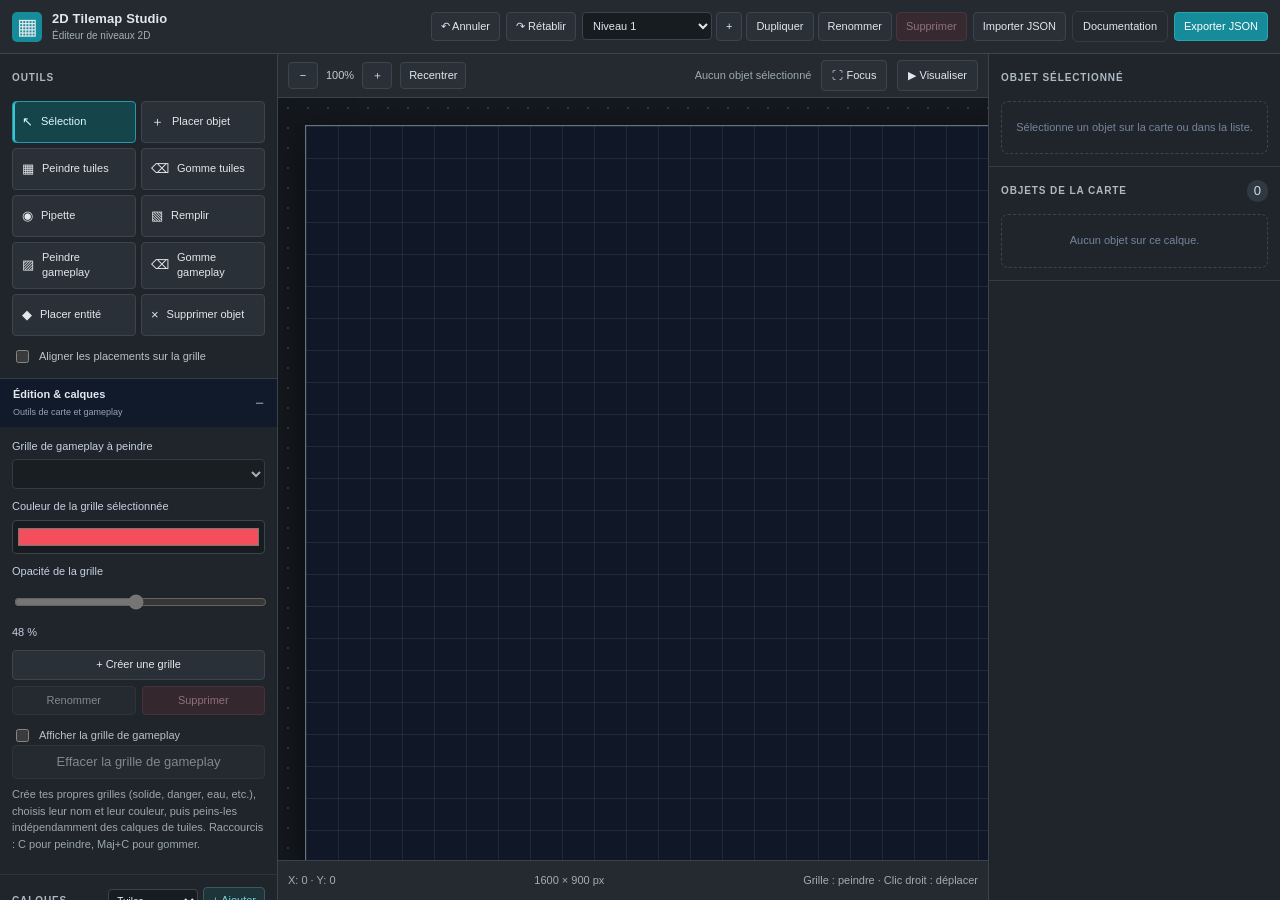
<file: index.html>
<!doctype html>
<html lang="fr">
<head>
  <meta charset="utf-8">
  <meta name="viewport" content="width=device-width, initial-scale=1">
  <title>2D Tilemap Studio</title>
  <link rel="stylesheet" href="css/style.css">
</head>
<body>
  <header class="topbar">
    <div class="brand">
      <span class="brand-icon">▦</span>
      <div>
        <strong>2D Tilemap Studio</strong>
        <small>Éditeur de niveaux 2D</small>
      </div>
    </div>

    <div class="top-actions">
      <button id="undoBtn">↶ Annuler</button>
      <button id="redoBtn">↷ Rétablir</button>
      <div class="level-actions" aria-label="Niveaux du projet">
        <select id="levelSelect" aria-label="Niveau actif"></select>
        <button id="addLevelBtn" type="button" aria-label="Créer un niveau" title="Créer un niveau">+</button>
        <button id="duplicateLevelBtn" type="button" aria-label="Dupliquer le niveau" title="Dupliquer">Dupliquer</button>
        <button id="renameLevelBtn" type="button" aria-label="Renommer le niveau" title="Renommer">Renommer</button>
        <button id="deleteLevelBtn" class="danger" type="button" aria-label="Supprimer le niveau" title="Supprimer">Supprimer</button>
      </div>
      <button id="importBtn">Importer JSON</button>
      <a class="documentation-link" href="docs/index.html">Documentation</a>
      <input id="jsonInput" type="file" accept=".json,application/json" hidden>
      <button id="exportBtn" class="primary">Exporter JSON</button>
    </div>
  </header>

  <main class="workspace">
    <aside class="sidebar left">
      <section class="panel quick-tools-panel">
        <div class="panel-heading"><h2>Outils</h2></div>
        <div class="tool-grid">
          <button class="tool active" data-tool="select">↖ <span>Sélection</span></button>
          <button class="tool" data-tool="place">＋ <span>Placer objet</span></button>
          <button class="tool" data-tool="paint">▦ <span>Peindre tuiles</span></button>
          <button class="tool" data-tool="erase">⌫ <span>Gomme tuiles</span></button>
          <button class="tool" data-tool="eyedropper">◉ <span>Pipette</span></button>
          <button class="tool" data-tool="fill">▧ <span>Remplir</span></button>
          <button class="tool" data-tool="collision">▨ <span>Peindre gameplay</span></button>
          <button class="tool" data-tool="collisionErase">⌫ <span>Gomme gameplay</span></button>
          <button class="tool" data-tool="entity">◆ <span>Placer entité</span></button>
          <button class="tool" data-tool="delete">× <span>Supprimer objet</span></button>
        </div>
        <label class="checkline">
          <input id="snapToggle" type="checkbox">
          Aligner les placements sur la grille
        </label>
      </section>

      <details class="workflow-group" data-workflow="edit" open>
        <summary>
          <span>Édition & calques</span>
          <small>Outils de carte et gameplay</small>
        </summary>
          <div class="workflow-content">
        <section class="panel">
          <label class="field">
          Grille de gameplay à peindre
          <select id="collisionType" disabled>
            <option value="">Aucune grille créée</option>
          </select>
        </label>
        <label class="field">
          Couleur de la grille sélectionnée
          <input id="collisionColor" type="color" value="#f44e5c" disabled>
        </label>
        <label class="field">
          Opacité de la grille
          <input id="collisionOpacity" type="range" min="0" max="100" value="48" disabled>
          <output id="collisionOpacityValue">48 %</output>
        </label>
        <div class="collision-type-actions">
          <button id="addCollisionTypeBtn" type="button">+ Créer une grille</button>
          <button id="renameCollisionTypeBtn" type="button" disabled>Renommer</button>
          <button id="deleteCollisionTypeBtn" class="danger" type="button" disabled>Supprimer</button>
        </div>
        <label class="checkline">
          <input id="showCollisionGrid" type="checkbox">
          Afficher la grille de gameplay
        </label>
        <button id="clearCollisionGridBtn" class="full" type="button">
          Effacer la grille de gameplay
        </button>
        <p class="hint">Crée tes propres grilles (solide, danger, eau, etc.), choisis leur nom et leur couleur, puis peins-les indépendamment des calques de tuiles. Raccourcis : C pour peindre, Maj+C pour gommer.</p>
      </section>

      <section class="panel layer-panel">
        <div class="panel-heading">
          <h2>Calques</h2>
          <div class="layer-add-controls">
            <select id="newLayerType" aria-label="Type du nouveau calque">
              <option value="tiles">Tuiles</option>
              <option value="entities">Entités</option>
              <option value="collisions">Collisions</option>
            </select>
            <button id="addLayerBtn" class="small-button" type="button">+ Ajouter</button>
          </div>
        </div>
        <p class="hint">Chaque calque contient uniquement son type de données.</p>
        <div id="layerList" class="layer-list"></div>
        <p id="layerStatus" class="layer-status" aria-live="polite"></p>
      </section>
        </div>
      </details>

      <details class="workflow-group" data-workflow="entities">
        <summary>
          <span>Entités & mouvements</span>
          <small>Types, sprites et comportements</small>
        </summary>
        <div class="workflow-content">
      <section class="panel entity-type-panel">
        <div class="panel-heading">
          <h2>Types d’entités</h2>
          <button id="addEntityTypeBtn" class="small-button" type="button">+ Créer</button>
        </div>
        <label class="field">
          Type à placer
          <select id="entityTypeSelect"></select>
        </label>
        <div class="two-fields">
          <label>Nom du type<input id="entityTypeName" type="text"></label>
          <label>Couleur<input id="entityTypeColor" type="color" value="#55d69e"></label>
        </div>
        <h3 class="subheading">Apparence</h3>
        <label class="field">
          Image du type
          <select id="entityTypeImage">
            <option value="">Aucune image</option>
          </select>
        </label>
        <div class="button-row">
          <button id="entityTypeUseCropBtn" type="button">Utiliser la découpe sélectionnée</button>
          <button id="entityTypeClearImageBtn" type="button">Retirer l’image</button>
        </div>
        <div id="entityTypeImagePreview" class="entity-type-image-preview"></div>
        <p class="hint">L’image ou la découpe sélectionnée remplace le marqueur coloré pour toutes les entités de ce type.</p>
        <div class="button-row">
          <button id="deleteEntityTypeBtn" class="danger" type="button">Supprimer le type</button>
        </div>
        <h3 class="subheading">Comportements réutilisables</h3>
        <p class="hint">Crée un trajet une fois, puis associe-le à autant d’entités que tu veux.</p>
        <button id="addMovementBehaviorBtn" class="full" type="button">+ Créer un comportement</button>
        <label class="field">
          Comportement à utiliser pour les prochaines entités
          <select id="entityBehaviorTemplate"></select>
        </label>
        <div id="movementBehaviorEditor" class="entity-behavior-settings">
          <label class="field">
            Nom du comportement
            <input id="movementBehaviorName" type="text" placeholder="Patrouille diagonale">
          </label>
          <div class="three-fields">
            <label>Δ X (px)<input id="movementBehaviorDeltaX" type="number" step="1" value="128"></label>
            <label>Δ Y (px)<input id="movementBehaviorDeltaY" type="number" step="1" value="0"></label>
            <label>Vitesse (px/s)<input id="movementBehaviorSpeed" type="number" min="1" step="1" value="60"></label>
          </div>
          <p class="hint">Δ X et Δ Y définissent ensemble le point d’arrivée. L’entité fait ensuite l’aller-retour sur ce segment.</p>
          <button id="deleteMovementBehaviorBtn" class="danger full" type="button">Supprimer ce comportement</button>
        </div>
        <p class="hint">La trajectoire est visualisée sur la carte. Le mode Visualiser anime les entités avec leur image.</p>
        <h3 class="subheading">Champs configurés</h3>
        <div id="entityFieldList" class="entity-field-list"></div>
        <div class="entity-field-add">
          <input id="newEntityFieldName" type="text" placeholder="Nom du champ">
          <select id="newEntityFieldType" aria-label="Type du champ">
            <option value="text">Texte</option>
            <option value="number">Nombre</option>
            <option value="boolean">Oui / non</option>
            <option value="direction">Direction</option>
          </select>
          <button id="addEntityFieldBtn" type="button">Ajouter champ</button>
        </div>
      </section>
        </div>
      </details>

      <details class="workflow-group" data-workflow="images">
        <summary>
          <span>Images & tuiles</span>
          <small>Bibliothèque et découpe de sprites</small>
        </summary>
        <div class="workflow-content">
      <section class="panel">
        <div class="panel-heading"><h2>Options des tuiles</h2></div>
        <label class="field brush-size-field">
          Taille du pinceau
          <input id="brushSize" type="number" min="1" max="16" value="1">
        </label>
        <button id="clearTileLayerBtn" class="full" type="button">
          Effacer les tuiles du calque
        </button>
      </section>
      <section class="panel asset-panel">
        <div class="panel-heading">
          <h2>Bibliothèque d'images</h2>
          <label class="small-button">
            + Ajouter
            <input id="imageInput" type="file" accept="image/*" multiple hidden>
          </label>
        </div>

        <p class="hint">
          « Tuile » sélectionne une image pour peindre.
          « Objet » permet de placer une image de taille libre.
        </p>

        <div id="tileAssetStatus" class="tile-asset-status">Tuile active : aucune</div>
        <div id="assetList" class="asset-list">
          <div class="empty">Aucune image importée.</div>
        </div>
      </section>

      <section class="panel animation-panel">
        <div class="panel-heading">
          <h2>Animations d’images</h2>
          <label class="small-button">
            + Importer une séquence
            <input id="animationFilesInput" type="file" accept="image/*" multiple hidden>
          </label>
        </div>
        <p class="hint">Sélectionne plusieurs images dans l’ordre des frames. Règle leur durée, visualise le résultat, puis place l’animation comme un objet indépendant.</p>
        <label class="field">
          Nom de l’animation
          <input id="animationNameInput" type="text" placeholder="Nom de l’animation">
        </label>
        <label class="field">
          Animation sélectionnée
          <select id="animationSelect" disabled>
            <option value="">Aucune animation</option>
          </select>
        </label>
        <div class="animation-actions">
          <button id="animationPlayBtn" type="button" disabled>▶ Lire</button>
          <button id="placeAnimationBtn" type="button" disabled>Placer sur la carte</button>
          <button id="deleteAnimationBtn" class="danger" type="button" disabled>Supprimer</button>
        </div>
        <canvas id="animationPreview" class="animation-preview" width="160" height="120"
                aria-label="Aperçu de l’animation"></canvas>
        <p id="animationStatus" class="hint" aria-live="polite">Aucune animation importée.</p>
        <div id="animationFrames" class="animation-frame-list"></div>
      </section>

      <section class="panel">
        <div class="panel-heading"><h2>Sélectionner une zone d'image</h2></div>

        <div class="sheet-zoom-controls" aria-label="Zoom de la spritesheet">
          <button id="sheetZoomOut" type="button" aria-label="Dézoomer">−</button>
          <output id="sheetZoomValue">100 %</output>
          <button id="sheetZoomIn" type="button" aria-label="Zoomer">+</button>
          <button id="sheetZoomReset" type="button">Ajuster</button>
        </div>

        <label class="field">
          Image source
          <select id="sheetSource">
            <option value="">Choisir une image…</option>
          </select>
        </label>

        <div class="two-fields">
          <label>
            X source
            <input id="sheetCropX" type="number" min="0" value="0">
          </label>
          <label>
            Y source
            <input id="sheetCropY" type="number" min="0" value="0">
          </label>
          <label>
            Largeur découpe
            <input id="sheetTileW" type="number" min="1" value="32">
          </label>
          <label>
            Hauteur découpe
            <input id="sheetTileH" type="number" min="1" value="32">
          </label>
        </div>

        <div class="sheet-preview-container">
          <div id="sheetPreview" aria-label="Sélection de la zone d'image"></div>
        </div>

        <p id="sheetPreviewInfo" class="hint">
          Choisis une image, puis trace un rectangle sur la zone à découper.
        </p>

        <div class="button-row crop-actions">
          <button id="useCropTileBtn" type="button">Utiliser comme tuile</button>
          <button id="placeCropObjectBtn" type="button">Placer comme objet</button>
        </div>
        <p id="sheetStatus" class="hint" aria-live="polite"></p>
      </section>
        </div>
      </details>

      <details class="workflow-group" data-workflow="map">
        <summary>
          <span>Carte & aide</span>
          <small>Dimensions et raccourcis clavier</small>
        </summary>
        <div class="workflow-content">
      <section class="panel">
        <div class="panel-heading"><h2>Carte</h2></div>

        <div class="two-fields">
          <label>
            Largeur (px)
            <input id="mapWidth" type="number" min="128" max="8192" value="1600">
          </label>
          <label>
            Hauteur (px)
            <input id="mapHeight" type="number" min="128" max="8192" value="900">
          </label>
        </div>

        <label class="field">
          Taille de grille
          <input id="gridSize" type="number" min="8" max="256" value="32">
        </label>

        <label class="field">
          Fond
          <input id="bgColor" type="color" value="#101827">
        </label>

        <button id="resizeMapBtn" class="full">Appliquer dimensions</button>
      </section>

      <section class="panel">
        <div class="panel-heading"><h2>Raccourcis</h2></div>
        <p class="shortcut"><kbd>V</kbd> Sélection</p>
        <p class="shortcut"><kbd>P</kbd> Placer objet</p>
        <p class="shortcut"><kbd>B</kbd> Peindre tuiles</p>
        <p class="shortcut"><kbd>E</kbd> Gomme tuiles</p>
        <p class="shortcut"><kbd>I</kbd> Pipette</p>
        <p class="shortcut"><kbd>G</kbd> Remplir une zone</p>
        <p class="shortcut"><kbd>C</kbd> Peindre gameplay</p>
        <p class="shortcut"><kbd>Maj+C</kbd> Gomme gameplay</p>
        <p class="shortcut"><kbd>Del</kbd> Supprimer</p>
        <p class="shortcut">Clic droit : déplacer la vue</p>
      </section>
        </div>
      </details>
    </aside>

    <section class="editor">
      <div class="canvas-toolbar">
        <div class="zoom-actions">
          <button id="zoomOut">−</button>
          <span id="zoomLabel">100%</span>
          <button id="zoomIn">＋</button>
          <button id="resetView">Recentrer</button>
        </div>
        <div class="canvas-toolbar-actions">
          <span id="selectionStatus">Aucun objet sélectionné</span>
          <button id="focusModeBtn" type="button" aria-pressed="false"
                  title="Mode focus (F)">⛶ Focus</button>
          <button id="visualizeBtn" type="button" aria-pressed="false"
                  title="Visualiser le niveau avec les animations">▶ Visualiser</button>
          <div id="visualizationControls" class="visualization-controls" hidden>
            <span class="visualization-label">Aperçu animé · collisions visuelles uniquement</span>
            <button id="visualizationPauseBtn" type="button">Pause</button>
            <button id="visualizationResetBtn" type="button">Recommencer</button>
            <button id="visualizationExitBtn" type="button">Retour à l’édition</button>
          </div>
        </div>
      </div>

      <div id="viewport" class="viewport">
        <div id="focusToolbar" class="focus-toolbar" aria-label="Outils du mode Focus">
          <div class="focus-tools" aria-label="Outils">
            <button type="button" data-focus-tool="select" aria-label="Sélection" title="Sélection (V)">↖</button>
            <button type="button" data-focus-tool="place" aria-label="Placer objet" title="Placer objet (P)">＋</button>
            <button type="button" data-focus-tool="entity" aria-label="Placer entité" title="Placer entité">◆</button>
            <button type="button" data-focus-tool="paint" aria-label="Peindre tuiles" title="Peindre tuiles (B)">▦</button>
            <button type="button" data-focus-tool="erase" aria-label="Gomme tuiles" title="Gomme tuiles (E)">⌫</button>
            <button type="button" data-focus-tool="eyedropper" aria-label="Pipette" title="Pipette (I)">◉</button>
            <button type="button" data-focus-tool="fill" aria-label="Remplir" title="Remplir (G)">▧</button>
            <button type="button" data-focus-tool="collision" aria-label="Peindre gameplay" title="Peindre gameplay (C)">▨</button>
            <button type="button" data-focus-tool="collisionErase" aria-label="Gomme gameplay" title="Gomme gameplay (Maj+C)">⌧</button>
          </div>
          <div class="focus-controls">
            <label>
              Calque
              <select id="focusLayerSelect" aria-label="Calque actif en mode Focus"></select>
            </label>
            <label>
              Entité
              <select id="focusEntityTypeSelect" aria-label="Type d’entité"></select>
            </label>
            <label>
              Comportement
              <select id="focusBehaviorSelect" aria-label="Comportement des prochaines entités"></select>
            </label>
            <label>
              Gameplay
              <select id="focusCollisionTypeSelect" aria-label="Type de gameplay"></select>
            </label>
            <div class="focus-zoom" aria-label="Zoom de la carte">
              <button id="focusZoomOut" type="button" aria-label="Dézoomer">−</button>
              <output id="focusZoomLabel">100%</output>
              <button id="focusZoomIn" type="button" aria-label="Zoomer">＋</button>
              <button id="focusFit" type="button">Ajuster</button>
            </div>
          </div>
        </div>
        <div id="canvasStage" class="canvas-stage">
          <canvas id="mapCanvas" width="1600" height="900"></canvas>
        </div>
        <div id="dropHint" class="drop-hint">
          Dépose une image ici pour créer un objet
        </div>
      </div>

      <footer class="statusbar">
        <span id="coords">X: 0 · Y: 0</span>
        <span id="mapInfo">1600 × 900 px</span>
        <span>Grille : peindre · Clic droit : déplacer</span>
      </footer>
    </section>

    <aside class="sidebar right">
      <section class="panel">
        <div class="panel-heading"><h2>Objet sélectionné</h2></div>

        <div id="noSelection" class="empty">
          Sélectionne un objet sur la carte ou dans la liste.
        </div>

        <div id="objectProperties" hidden>
          <div id="selectedPreview" class="selected-preview"></div>

          <label class="field">
            Nom
            <input id="objName" type="text">
          </label>

          <div id="objectVisualFields">
          <div class="two-fields">
            <label>X<input id="objX" type="number"></label>
            <label>Y<input id="objY" type="number"></label>
            <label>Largeur<input id="objW" type="number" min="1"></label>
            <label>Hauteur<input id="objH" type="number" min="1"></label>
          </div>
          </div>

          <div id="entityBehaviorAssignment" class="entity-instance-fields" hidden>
            <h3 class="subheading">Apparence de cette entité</h3>
            <label class="field">
              Image de l’entité
              <select id="entityInstanceImage">
                <option value="type-default">Image par défaut du type</option>
                <option value="no-image">Aucune image</option>
              </select>
            </label>
            <button id="entityInstanceUseCropBtn" class="full" type="button">
              Utiliser la découpe sélectionnée
            </button>
            <div id="entityInstanceImagePreview" class="entity-type-image-preview"></div>
            <p class="hint">Cette image ne change que l’entité sélectionnée. Laisse la valeur par défaut pour reprendre l’image de son type.</p>
            <hr>
            <label class="field">
              Comportement associé
              <select id="entityInstanceBehavior"></select>
            </label>
            <button id="createBehaviorForEntityBtn" class="full" type="button">+ Créer et associer un comportement</button>
            <p id="entityBehaviorStatus" class="entity-behavior-status"></p>
          </div>
          <div id="entityInstanceFields" class="entity-instance-fields"></div>
          <div id="imageAnimationAssignment" class="entity-instance-fields" hidden>
            <label class="field">
              Apparence
              <select id="objectAnimationSelect"></select>
            </label>
          </div>

          <label class="checkline">
            <input id="objVisible" type="checkbox" checked>
            Visible
          </label>

          <div class="button-row">
            <button id="duplicateBtn">Dupliquer</button>
            <button id="deleteBtn" class="danger">Supprimer</button>
          </div>
        </div>
      </section>

      <section class="panel object-list-panel">
        <div class="panel-heading">
          <h2>Objets de la carte</h2>
          <span id="objectCount" class="count">0</span>
        </div>

        <div id="objectList" class="object-list">
          <div class="empty">Aucun objet placé.</div>
        </div>
      </section>
    </aside>
  </main>

  <script type="module" src="js/main.js"></script>
</body>
</html>
</file>
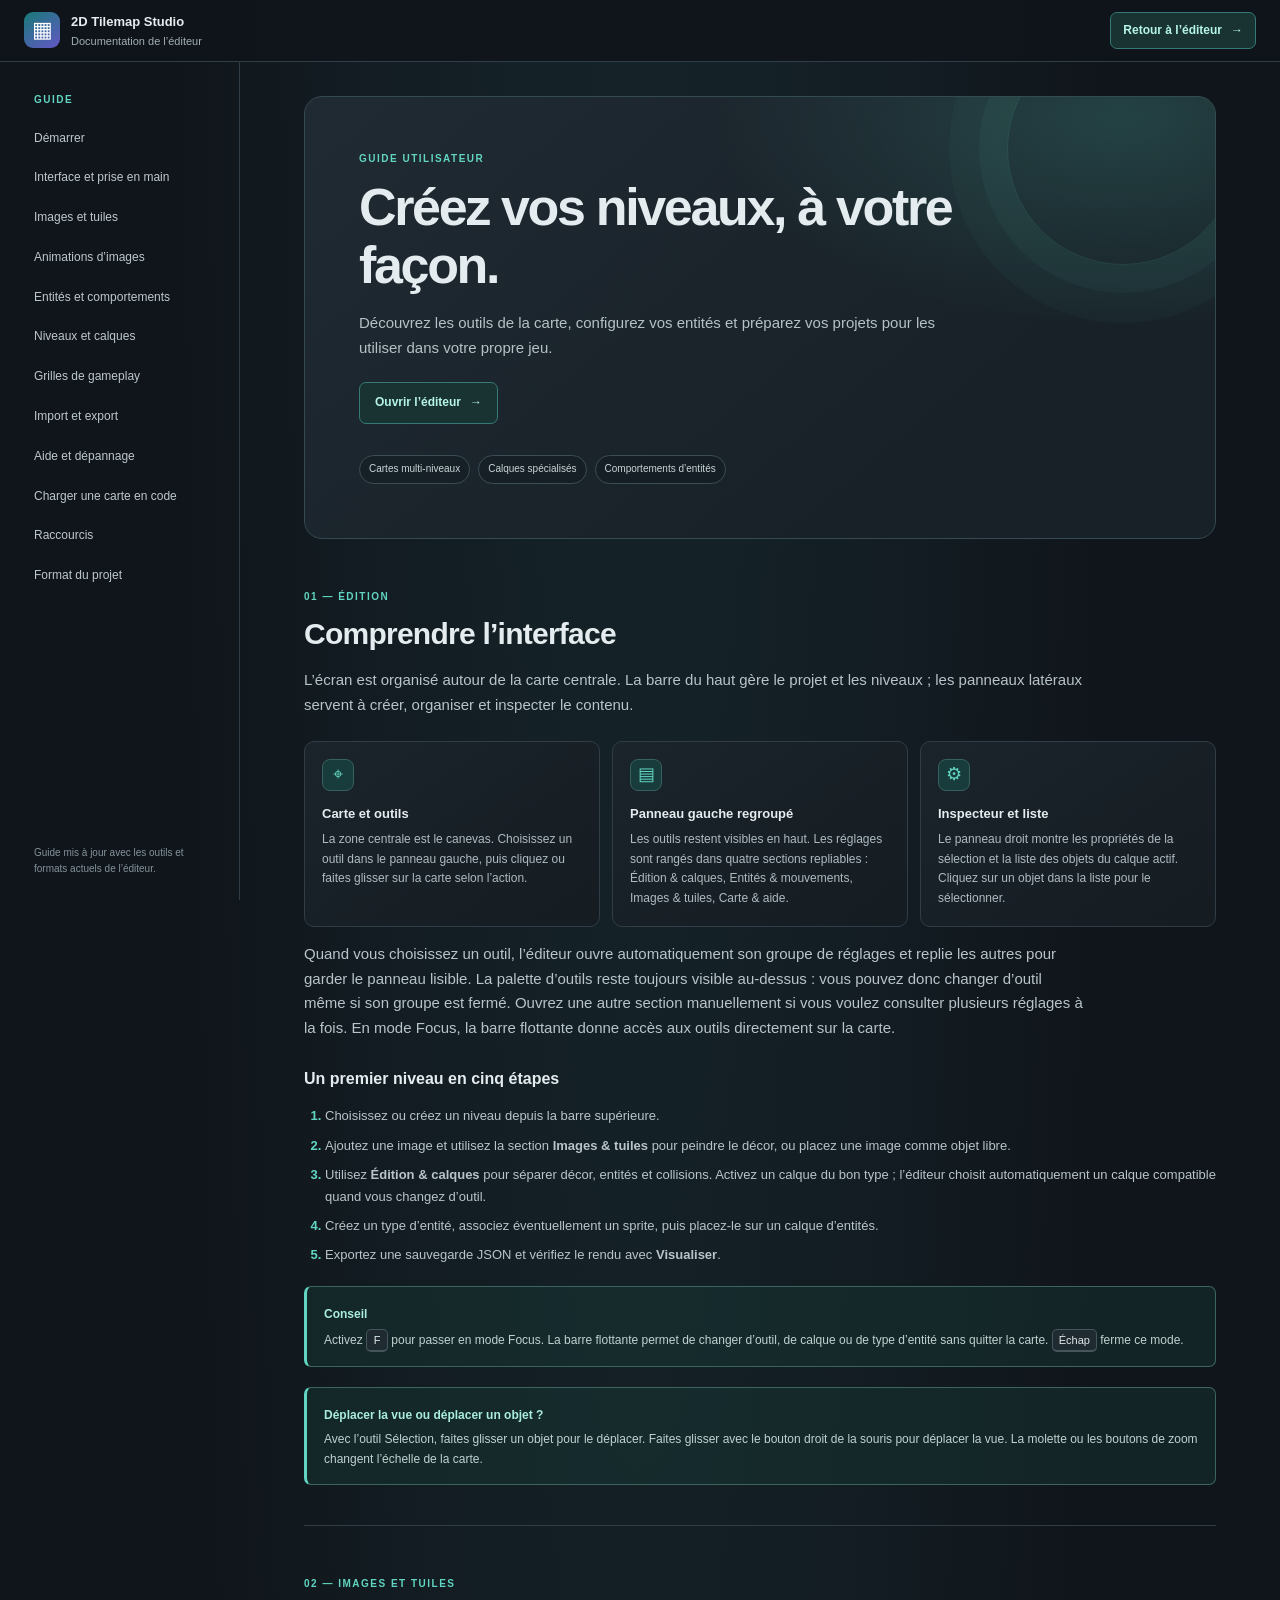
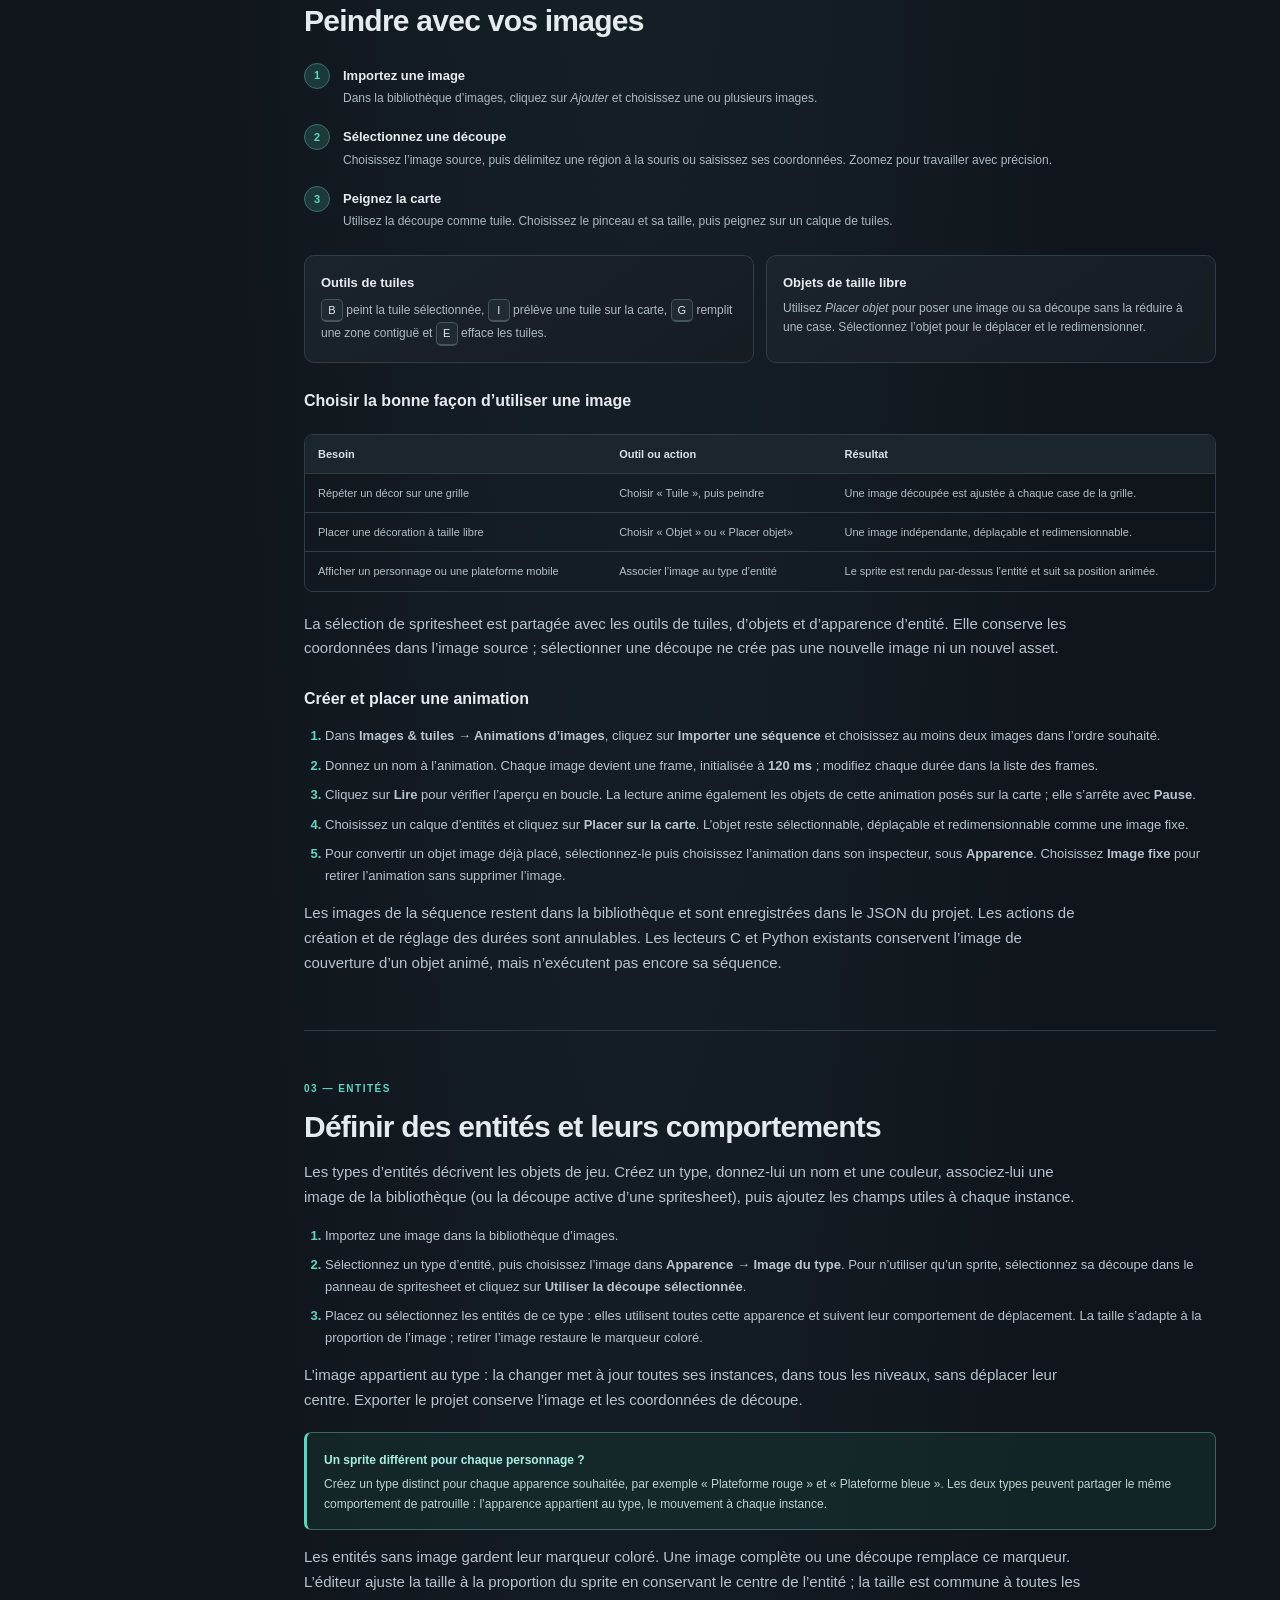
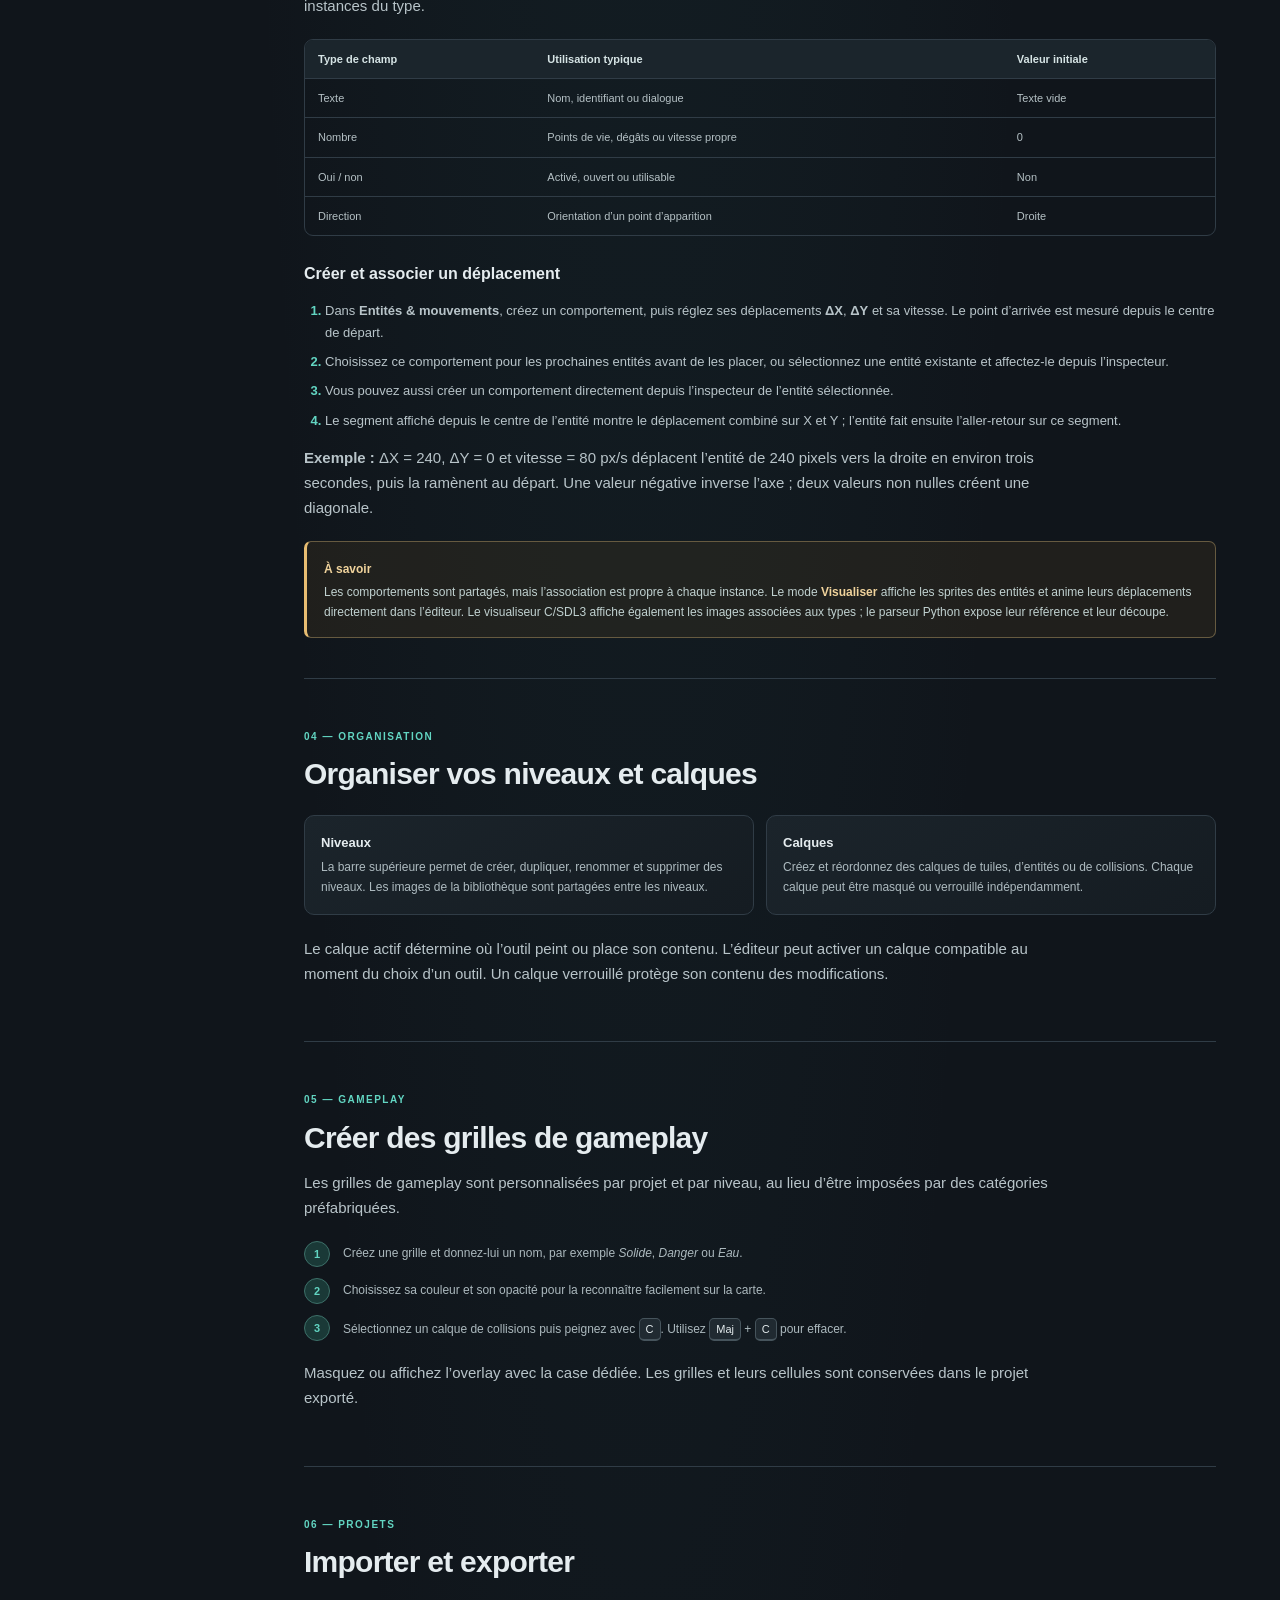
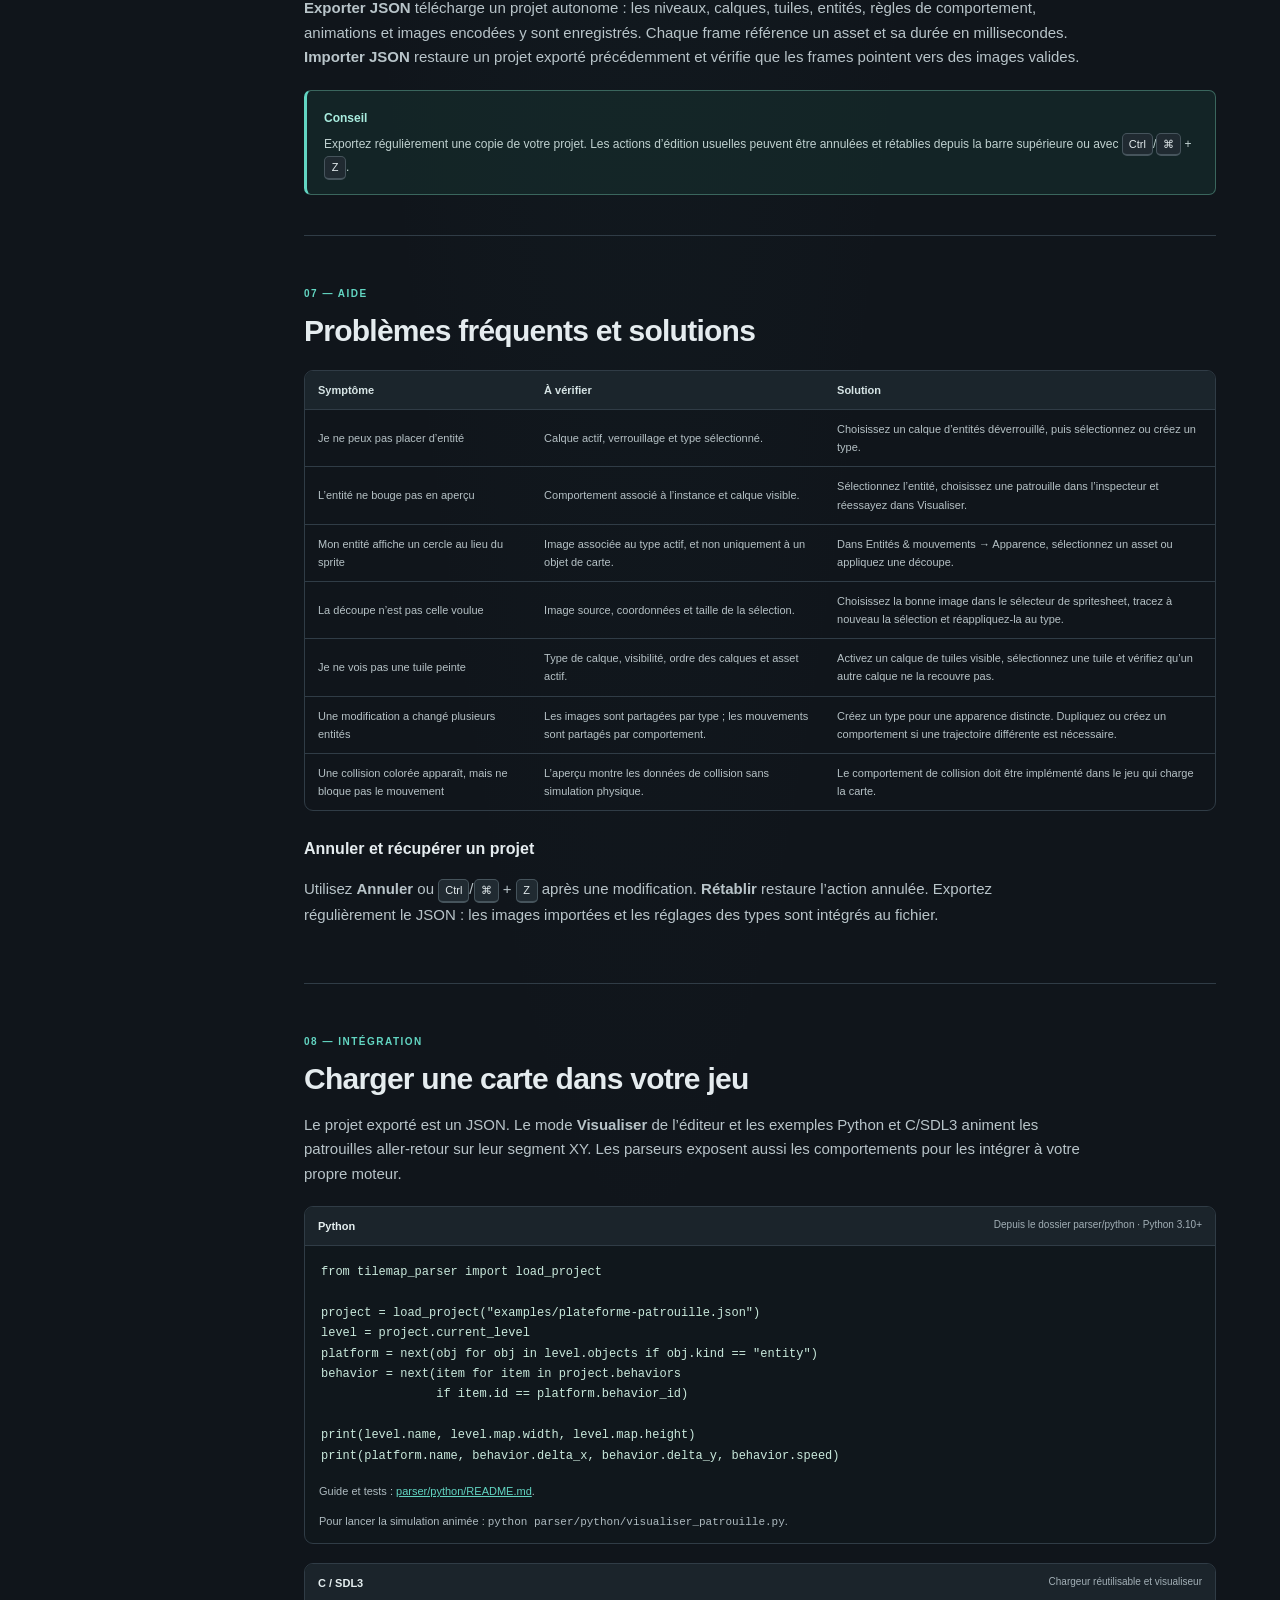
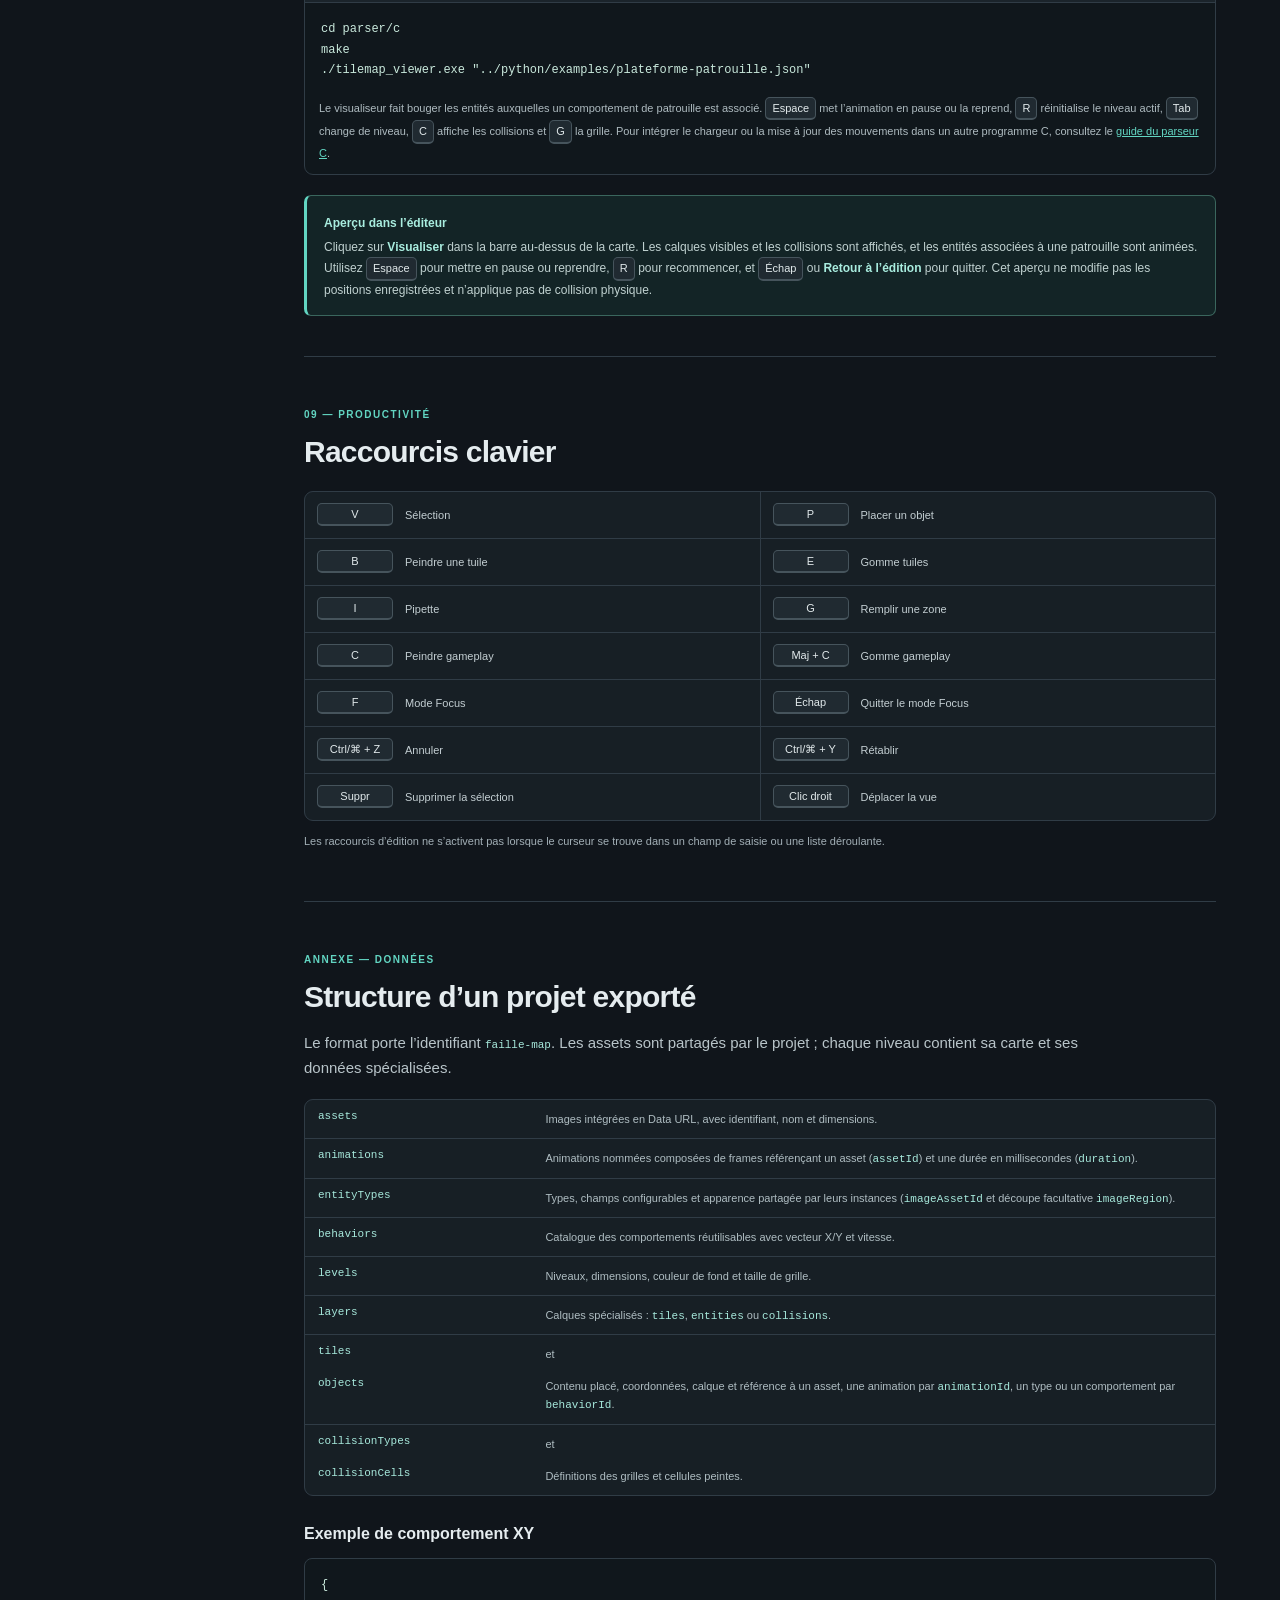
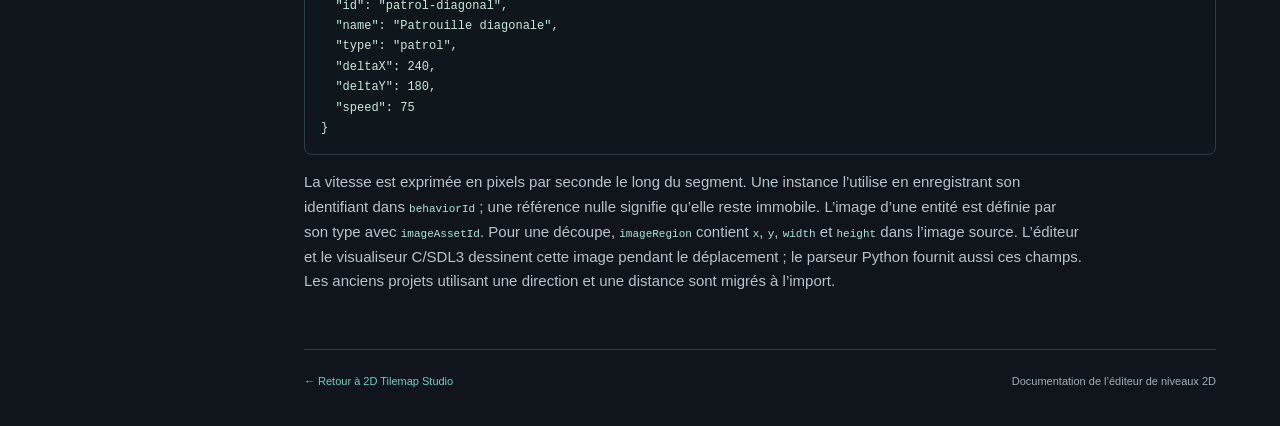
<file: docs/index.html>
<!doctype html>
<html lang="fr">
<head>
  <meta charset="utf-8">
  <meta name="viewport" content="width=device-width, initial-scale=1">
  <meta name="description" content="Documentation de 2D Tilemap Studio : créez des cartes, des entités et des règles de déplacement.">
  <title>Documentation — 2D Tilemap Studio</title>
  <link rel="stylesheet" href="style.css">
</head>
<body>
  <header class="topbar">
    <a class="brand" href="../index.html">
      <span class="brand-icon" aria-hidden="true">▦</span>
      <span>
        <strong>2D Tilemap Studio</strong>
        <small>Documentation de l’éditeur</small>
      </span>
    </a>
    <a class="back-link" href="../index.html">Retour à l’éditeur <span aria-hidden="true">→</span></a>
  </header>

  <div class="docs-layout">
    <aside class="sidebar">
      <p class="sidebar-label">GUIDE</p>
      <nav aria-label="Sommaire de la documentation">
        <a href="#demarrer">Démarrer</a>
        <a href="#interface">Interface et prise en main</a>
        <a href="#tuiles">Images et tuiles</a>
        <a href="#animations">Animations d’images</a>
        <a href="#entites">Entités et comportements</a>
        <a href="#niveaux-calques">Niveaux et calques</a>
        <a href="#collisions">Grilles de gameplay</a>
        <a href="#import-export">Import et export</a>
        <a href="#depannage">Aide et dépannage</a>
        <a href="#parseurs">Charger une carte en code</a>
        <a href="#raccourcis">Raccourcis</a>
        <a href="#format">Format du projet</a>
      </nav>
      <p class="sidebar-note">Guide mis à jour avec les outils et formats actuels de l’éditeur.</p>
    </aside>

    <main class="content">
      <section class="hero" id="demarrer">
        <p class="eyebrow">GUIDE UTILISATEUR</p>
        <h1>Créez vos niveaux, à votre façon.</h1>
        <p class="hero-copy">Découvrez les outils de la carte, configurez vos entités et préparez vos projets pour les utiliser dans votre propre jeu.</p>
        <a class="hero-button" href="../index.html">Ouvrir l’éditeur <span aria-hidden="true">→</span></a>
        <div class="hero-tags" aria-label="Fonctionnalités">
          <span>Cartes multi-niveaux</span>
          <span>Calques spécialisés</span>
          <span>Comportements d’entités</span>
        </div>
      </section>

      <section class="doc-section" id="interface">
        <p class="eyebrow">01 — ÉDITION</p>
        <h2>Comprendre l’interface</h2>
        <p>L’écran est organisé autour de la carte centrale. La barre du haut gère le projet et les niveaux ; les panneaux latéraux servent à créer, organiser et inspecter le contenu.</p>
        <div class="card-grid">
          <article class="info-card">
            <span class="card-icon">⌖</span>
            <h3>Carte et outils</h3>
            <p>La zone centrale est le canevas. Choisissez un outil dans le panneau gauche, puis cliquez ou faites glisser sur la carte selon l’action.</p>
          </article>
          <article class="info-card">
            <span class="card-icon">▤</span>
            <h3>Panneau gauche regroupé</h3>
            <p>Les outils restent visibles en haut. Les réglages sont rangés dans quatre sections repliables : Édition & calques, Entités & mouvements, Images & tuiles, Carte & aide.</p>
          </article>
          <article class="info-card">
            <span class="card-icon">⚙</span>
            <h3>Inspecteur et liste</h3>
            <p>Le panneau droit montre les propriétés de la sélection et la liste des objets du calque actif. Cliquez sur un objet dans la liste pour le sélectionner.</p>
          </article>
        </div>
        <p>Quand vous choisissez un outil, l’éditeur ouvre automatiquement son groupe de réglages et replie les autres pour garder le panneau lisible. La palette d’outils reste toujours visible au-dessus : vous pouvez donc changer d’outil même si son groupe est fermé. Ouvrez une autre section manuellement si vous voulez consulter plusieurs réglages à la fois. En mode Focus, la barre flottante donne accès aux outils directement sur la carte.</p>
        <h3>Un premier niveau en cinq étapes</h3>
        <ol class="numbered-list">
          <li>Choisissez ou créez un niveau depuis la barre supérieure.</li>
          <li>Ajoutez une image et utilisez la section <strong>Images & tuiles</strong> pour peindre le décor, ou placez une image comme objet libre.</li>
          <li>Utilisez <strong>Édition & calques</strong> pour séparer décor, entités et collisions. Activez un calque du bon type ; l’éditeur choisit automatiquement un calque compatible quand vous changez d’outil.</li>
          <li>Créez un type d’entité, associez éventuellement un sprite, puis placez-le sur un calque d’entités.</li>
          <li>Exportez une sauvegarde JSON et vérifiez le rendu avec <strong>Visualiser</strong>.</li>
        </ol>
        <div class="callout">
          <strong>Conseil</strong>
          <p>Activez <kbd>F</kbd> pour passer en mode Focus. La barre flottante permet de changer d’outil, de calque ou de type d’entité sans quitter la carte. <kbd>Échap</kbd> ferme ce mode.</p>
        </div>
        <div class="callout">
          <strong>Déplacer la vue ou déplacer un objet ?</strong>
          <p>Avec l’outil Sélection, faites glisser un objet pour le déplacer. Faites glisser avec le bouton droit de la souris pour déplacer la vue. La molette ou les boutons de zoom changent l’échelle de la carte.</p>
        </div>
      </section>

      <section class="doc-section" id="tuiles">
        <p class="eyebrow">02 — IMAGES ET TUILES</p>
        <h2>Peindre avec vos images</h2>
        <ol class="steps">
          <li><span>1</span><div><strong>Importez une image</strong><p>Dans la bibliothèque d’images, cliquez sur <em>Ajouter</em> et choisissez une ou plusieurs images.</p></div></li>
          <li><span>2</span><div><strong>Sélectionnez une découpe</strong><p>Choisissez l’image source, puis délimitez une région à la souris ou saisissez ses coordonnées. Zoomez pour travailler avec précision.</p></div></li>
          <li><span>3</span><div><strong>Peignez la carte</strong><p>Utilisez la découpe comme tuile. Choisissez le pinceau et sa taille, puis peignez sur un calque de tuiles.</p></div></li>
        </ol>
        <div class="two-cards">
          <article class="mini-card"><h3>Outils de tuiles</h3><p><kbd>B</kbd> peint la tuile sélectionnée, <kbd>I</kbd> prélève une tuile sur la carte, <kbd>G</kbd> remplit une zone contiguë et <kbd>E</kbd> efface les tuiles.</p></article>
          <article class="mini-card"><h3>Objets de taille libre</h3><p>Utilisez <em>Placer objet</em> pour poser une image ou sa découpe sans la réduire à une case. Sélectionnez l’objet pour le déplacer et le redimensionner.</p></article>
        </div>
        <h3>Choisir la bonne façon d’utiliser une image</h3>
        <div class="table-wrap">
          <table>
            <thead><tr><th>Besoin</th><th>Outil ou action</th><th>Résultat</th></tr></thead>
            <tbody>
              <tr><td>Répéter un décor sur une grille</td><td>Choisir « Tuile », puis peindre</td><td>Une image découpée est ajustée à chaque case de la grille.</td></tr>
              <tr><td>Placer une décoration à taille libre</td><td>Choisir « Objet » ou « Placer objet»</td><td>Une image indépendante, déplaçable et redimensionnable.</td></tr>
              <tr><td>Afficher un personnage ou une plateforme mobile</td><td>Associer l’image au type d’entité</td><td>Le sprite est rendu par-dessus l’entité et suit sa position animée.</td></tr>
            </tbody>
          </table>
        </div>
        <p>La sélection de spritesheet est partagée avec les outils de tuiles, d’objets et d’apparence d’entité. Elle conserve les coordonnées dans l’image source ; sélectionner une découpe ne crée pas une nouvelle image ni un nouvel asset.</p>
        <h3 id="animations">Créer et placer une animation</h3>
        <ol class="numbered-list">
          <li>Dans <strong>Images & tuiles → Animations d’images</strong>, cliquez sur <strong>Importer une séquence</strong> et choisissez au moins deux images dans l’ordre souhaité.</li>
          <li>Donnez un nom à l’animation. Chaque image devient une frame, initialisée à <strong>120 ms</strong> ; modifiez chaque durée dans la liste des frames.</li>
          <li>Cliquez sur <strong>Lire</strong> pour vérifier l’aperçu en boucle. La lecture anime également les objets de cette animation posés sur la carte ; elle s’arrête avec <strong>Pause</strong>.</li>
          <li>Choisissez un calque d’entités et cliquez sur <strong>Placer sur la carte</strong>. L’objet reste sélectionnable, déplaçable et redimensionnable comme une image fixe.</li>
          <li>Pour convertir un objet image déjà placé, sélectionnez-le puis choisissez l’animation dans son inspecteur, sous <strong>Apparence</strong>. Choisissez <strong>Image fixe</strong> pour retirer l’animation sans supprimer l’image.</li>
        </ol>
        <p>Les images de la séquence restent dans la bibliothèque et sont enregistrées dans le JSON du projet. Les actions de création et de réglage des durées sont annulables. Les lecteurs C et Python existants conservent l’image de couverture d’un objet animé, mais n’exécutent pas encore sa séquence.</p>
      </section>

      <section class="doc-section" id="entites">
        <p class="eyebrow">03 — ENTITÉS</p>
        <h2>Définir des entités et leurs comportements</h2>
        <p>Les types d’entités décrivent les objets de jeu. Créez un type, donnez-lui un nom et une couleur, associez-lui une image de la bibliothèque (ou la découpe active d’une spritesheet), puis ajoutez les champs utiles à chaque instance.</p>
        <ol class="numbered-list">
          <li>Importez une image dans la bibliothèque d’images.</li>
          <li>Sélectionnez un type d’entité, puis choisissez l’image dans <strong>Apparence → Image du type</strong>. Pour n’utiliser qu’un sprite, sélectionnez sa découpe dans le panneau de spritesheet et cliquez sur <strong>Utiliser la découpe sélectionnée</strong>.</li>
          <li>Placez ou sélectionnez les entités de ce type : elles utilisent toutes cette apparence et suivent leur comportement de déplacement. La taille s’adapte à la proportion de l’image ; retirer l’image restaure le marqueur coloré.</li>
        </ol>
        <p>L’image appartient au type : la changer met à jour toutes ses instances, dans tous les niveaux, sans déplacer leur centre. Exporter le projet conserve l’image et les coordonnées de découpe.</p>
        <div class="callout">
          <strong>Un sprite différent pour chaque personnage ?</strong>
          <p>Créez un type distinct pour chaque apparence souhaitée, par exemple « Plateforme rouge » et « Plateforme bleue ». Les deux types peuvent partager le même comportement de patrouille : l’apparence appartient au type, le mouvement à chaque instance.</p>
        </div>
        <p>Les entités sans image gardent leur marqueur coloré. Une image complète ou une découpe remplace ce marqueur. L’éditeur ajuste la taille à la proportion du sprite en conservant le centre de l’entité ; la taille est commune à toutes les instances du type.</p>
        <div class="table-wrap">
          <table>
            <thead><tr><th>Type de champ</th><th>Utilisation typique</th><th>Valeur initiale</th></tr></thead>
            <tbody>
              <tr><td>Texte</td><td>Nom, identifiant ou dialogue</td><td>Texte vide</td></tr>
              <tr><td>Nombre</td><td>Points de vie, dégâts ou vitesse propre</td><td>0</td></tr>
              <tr><td>Oui / non</td><td>Activé, ouvert ou utilisable</td><td>Non</td></tr>
              <tr><td>Direction</td><td>Orientation d’un point d’apparition</td><td>Droite</td></tr>
            </tbody>
          </table>
        </div>
        <h3>Créer et associer un déplacement</h3>
        <ol class="numbered-list">
          <li>Dans <strong>Entités & mouvements</strong>, créez un comportement, puis réglez ses déplacements <strong>ΔX</strong>, <strong>ΔY</strong> et sa vitesse. Le point d’arrivée est mesuré depuis le centre de départ.</li>
          <li>Choisissez ce comportement pour les prochaines entités avant de les placer, ou sélectionnez une entité existante et affectez-le depuis l’inspecteur.</li>
          <li>Vous pouvez aussi créer un comportement directement depuis l’inspecteur de l’entité sélectionnée.</li>
          <li>Le segment affiché depuis le centre de l’entité montre le déplacement combiné sur X et Y ; l’entité fait ensuite l’aller-retour sur ce segment.</li>
        </ol>
        <p><strong>Exemple :</strong> ΔX = 240, ΔY = 0 et vitesse = 80 px/s déplacent l’entité de 240 pixels vers la droite en environ trois secondes, puis la ramènent au départ. Une valeur négative inverse l’axe ; deux valeurs non nulles créent une diagonale.</p>
        <div class="callout warning">
          <strong>À savoir</strong>
          <p>Les comportements sont partagés, mais l’association est propre à chaque instance. Le mode <strong>Visualiser</strong> affiche les sprites des entités et anime leurs déplacements directement dans l’éditeur. Le visualiseur C/SDL3 affiche également les images associées aux types ; le parseur Python expose leur référence et leur découpe.</p>
        </div>
      </section>

      <section class="doc-section" id="niveaux-calques">
        <p class="eyebrow">04 — ORGANISATION</p>
        <h2>Organiser vos niveaux et calques</h2>
        <div class="two-cards">
          <article class="mini-card">
            <h3>Niveaux</h3>
            <p>La barre supérieure permet de créer, dupliquer, renommer et supprimer des niveaux. Les images de la bibliothèque sont partagées entre les niveaux.</p>
          </article>
          <article class="mini-card">
            <h3>Calques</h3>
            <p>Créez et réordonnez des calques de tuiles, d’entités ou de collisions. Chaque calque peut être masqué ou verrouillé indépendamment.</p>
          </article>
        </div>
        <p>Le calque actif détermine où l’outil peint ou place son contenu. L’éditeur peut activer un calque compatible au moment du choix d’un outil. Un calque verrouillé protège son contenu des modifications.</p>
      </section>

      <section class="doc-section" id="collisions">
        <p class="eyebrow">05 — GAMEPLAY</p>
        <h2>Créer des grilles de gameplay</h2>
        <p>Les grilles de gameplay sont personnalisées par projet et par niveau, au lieu d’être imposées par des catégories préfabriquées.</p>
        <div class="steps compact">
          <div class="step-line"><span>1</span><p>Créez une grille et donnez-lui un nom, par exemple <em>Solide</em>, <em>Danger</em> ou <em>Eau</em>.</p></div>
          <div class="step-line"><span>2</span><p>Choisissez sa couleur et son opacité pour la reconnaître facilement sur la carte.</p></div>
          <div class="step-line"><span>3</span><p>Sélectionnez un calque de collisions puis peignez avec <kbd>C</kbd>. Utilisez <kbd>Maj</kbd> + <kbd>C</kbd> pour effacer.</p></div>
        </div>
        <p>Masquez ou affichez l’overlay avec la case dédiée. Les grilles et leurs cellules sont conservées dans le projet exporté.</p>
      </section>

      <section class="doc-section" id="import-export">
        <p class="eyebrow">06 — PROJETS</p>
        <h2>Importer et exporter</h2>
        <p><strong>Exporter JSON</strong> télécharge un projet autonome : les niveaux, calques, tuiles, entités, règles de comportement, animations et images encodées y sont enregistrés. Chaque frame référence un asset et sa durée en millisecondes. <strong>Importer JSON</strong> restaure un projet exporté précédemment et vérifie que les frames pointent vers des images valides.</p>
        <div class="callout">
          <strong>Conseil</strong>
          <p>Exportez régulièrement une copie de votre projet. Les actions d’édition usuelles peuvent être annulées et rétablies depuis la barre supérieure ou avec <kbd>Ctrl</kbd>/<kbd>⌘</kbd> + <kbd>Z</kbd>.</p>
        </div>
      </section>

      <section class="doc-section" id="depannage">
        <p class="eyebrow">07 — AIDE</p>
        <h2>Problèmes fréquents et solutions</h2>
        <div class="table-wrap">
          <table>
            <thead><tr><th>Symptôme</th><th>À vérifier</th><th>Solution</th></tr></thead>
            <tbody>
              <tr><td>Je ne peux pas placer d’entité</td><td>Calque actif, verrouillage et type sélectionné.</td><td>Choisissez un calque d’entités déverrouillé, puis sélectionnez ou créez un type.</td></tr>
              <tr><td>L’entité ne bouge pas en aperçu</td><td>Comportement associé à l’instance et calque visible.</td><td>Sélectionnez l’entité, choisissez une patrouille dans l’inspecteur et réessayez dans Visualiser.</td></tr>
              <tr><td>Mon entité affiche un cercle au lieu du sprite</td><td>Image associée au type actif, et non uniquement à un objet de carte.</td><td>Dans Entités & mouvements → Apparence, sélectionnez un asset ou appliquez une découpe.</td></tr>
              <tr><td>La découpe n’est pas celle voulue</td><td>Image source, coordonnées et taille de la sélection.</td><td>Choisissez la bonne image dans le sélecteur de spritesheet, tracez à nouveau la sélection et réappliquez-la au type.</td></tr>
              <tr><td>Je ne vois pas une tuile peinte</td><td>Type de calque, visibilité, ordre des calques et asset actif.</td><td>Activez un calque de tuiles visible, sélectionnez une tuile et vérifiez qu’un autre calque ne la recouvre pas.</td></tr>
              <tr><td>Une modification a changé plusieurs entités</td><td>Les images sont partagées par type ; les mouvements sont partagés par comportement.</td><td>Créez un type pour une apparence distincte. Dupliquez ou créez un comportement si une trajectoire différente est nécessaire.</td></tr>
              <tr><td>Une collision colorée apparaît, mais ne bloque pas le mouvement</td><td>L’aperçu montre les données de collision sans simulation physique.</td><td>Le comportement de collision doit être implémenté dans le jeu qui charge la carte.</td></tr>
            </tbody>
          </table>
        </div>
        <h3>Annuler et récupérer un projet</h3>
        <p>Utilisez <strong>Annuler</strong> ou <kbd>Ctrl</kbd>/<kbd>⌘</kbd> + <kbd>Z</kbd> après une modification. <strong>Rétablir</strong> restaure l’action annulée. Exportez régulièrement le JSON : les images importées et les réglages des types sont intégrés au fichier.</p>
      </section>

      <section class="doc-section" id="parseurs">
        <p class="eyebrow">08 — INTÉGRATION</p>
        <h2>Charger une carte dans votre jeu</h2>
        <p>Le projet exporté est un JSON. Le mode <strong>Visualiser</strong> de l’éditeur et les exemples Python et C/SDL3 animent les patrouilles aller-retour sur leur segment XY. Les parseurs exposent aussi les comportements pour les intégrer à votre propre moteur.</p>
        <div class="code-card">
          <div class="code-heading"><span>Python</span><span>Depuis le dossier parser/python · Python 3.10+</span></div>
          <pre><code>from tilemap_parser import load_project

project = load_project("examples/plateforme-patrouille.json")
level = project.current_level
platform = next(obj for obj in level.objects if obj.kind == "entity")
behavior = next(item for item in project.behaviors
                if item.id == platform.behavior_id)

print(level.name, level.map.width, level.map.height)
print(platform.name, behavior.delta_x, behavior.delta_y, behavior.speed)</code></pre>
          <p>Guide et tests : <a href="../parser/python/README.md">parser/python/README.md</a>.</p>
          <p>Pour lancer la simulation animée : <code>python parser/python/visualiser_patrouille.py</code>.</p>
        </div>
        <div class="code-card">
          <div class="code-heading"><span>C / SDL3</span><span>Chargeur réutilisable et visualiseur</span></div>
          <pre><code>cd parser/c
make
./tilemap_viewer.exe "../python/examples/plateforme-patrouille.json"</code></pre>
          <p>Le visualiseur fait bouger les entités auxquelles un comportement de patrouille est associé. <kbd>Espace</kbd> met l’animation en pause ou la reprend, <kbd>R</kbd> réinitialise le niveau actif, <kbd>Tab</kbd> change de niveau, <kbd>C</kbd> affiche les collisions et <kbd>G</kbd> la grille. Pour intégrer le chargeur ou la mise à jour des mouvements dans un autre programme C, consultez le <a href="../parser/c/README.md">guide du parseur C</a>.</p>
        </div>
        <div class="callout">
          <strong>Aperçu dans l’éditeur</strong>
          <p>Cliquez sur <strong>Visualiser</strong> dans la barre au-dessus de la carte. Les calques visibles et les collisions sont affichés, et les entités associées à une patrouille sont animées. Utilisez <kbd>Espace</kbd> pour mettre en pause ou reprendre, <kbd>R</kbd> pour recommencer, et <kbd>Échap</kbd> ou <strong>Retour à l’édition</strong> pour quitter. Cet aperçu ne modifie pas les positions enregistrées et n’applique pas de collision physique.</p>
        </div>
      </section>

      <section class="doc-section" id="raccourcis">
        <p class="eyebrow">09 — PRODUCTIVITÉ</p>
        <h2>Raccourcis clavier</h2>
        <div class="shortcut-grid">
          <div><kbd>V</kbd><span>Sélection</span></div>
          <div><kbd>P</kbd><span>Placer un objet</span></div>
          <div><kbd>B</kbd><span>Peindre une tuile</span></div>
          <div><kbd>E</kbd><span>Gomme tuiles</span></div>
          <div><kbd>I</kbd><span>Pipette</span></div>
          <div><kbd>G</kbd><span>Remplir une zone</span></div>
          <div><kbd>C</kbd><span>Peindre gameplay</span></div>
          <div><kbd>Maj + C</kbd><span>Gomme gameplay</span></div>
          <div><kbd>F</kbd><span>Mode Focus</span></div>
          <div><kbd>Échap</kbd><span>Quitter le mode Focus</span></div>
          <div><kbd>Ctrl/⌘ + Z</kbd><span>Annuler</span></div>
          <div><kbd>Ctrl/⌘ + Y</kbd><span>Rétablir</span></div>
          <div><kbd>Suppr</kbd><span>Supprimer la sélection</span></div>
          <div><kbd>Clic droit</kbd><span>Déplacer la vue</span></div>
        </div>
        <p class="muted-note">Les raccourcis d’édition ne s’activent pas lorsque le curseur se trouve dans un champ de saisie ou une liste déroulante.</p>
      </section>

      <section class="doc-section" id="format">
        <p class="eyebrow">ANNEXE — DONNÉES</p>
        <h2>Structure d’un projet exporté</h2>
        <p>Le format porte l’identifiant <code>faille-map</code>. Les assets sont partagés par le projet ; chaque niveau contient sa carte et ses données spécialisées.</p>
        <div class="schema-list">
          <div><code>assets</code><span>Images intégrées en Data URL, avec identifiant, nom et dimensions.</span></div>
          <div><code>animations</code><span>Animations nommées composées de frames référençant un asset (<code>assetId</code>) et une durée en millisecondes (<code>duration</code>).</span></div>
          <div><code>entityTypes</code><span>Types, champs configurables et apparence partagée par leurs instances (<code>imageAssetId</code> et découpe facultative <code>imageRegion</code>).</span></div>
          <div><code>behaviors</code><span>Catalogue des comportements réutilisables avec vecteur X/Y et vitesse.</span></div>
          <div><code>levels</code><span>Niveaux, dimensions, couleur de fond et taille de grille.</span></div>
          <div><code>layers</code><span>Calques spécialisés : <code>tiles</code>, <code>entities</code> ou <code>collisions</code>.</span></div>
          <div><code>tiles</code> et <code>objects</code><span>Contenu placé, coordonnées, calque et référence à un asset, une animation par <code>animationId</code>, un type ou un comportement par <code>behaviorId</code>.</span></div>
          <div><code>collisionTypes</code> et <code>collisionCells</code><span>Définitions des grilles et cellules peintes.</span></div>
        </div>
        <h3>Exemple de comportement XY</h3>
        <pre class="json-example"><code>{
  "id": "patrol-diagonal",
  "name": "Patrouille diagonale",
  "type": "patrol",
  "deltaX": 240,
  "deltaY": 180,
  "speed": 75
}</code></pre>
        <p>La vitesse est exprimée en pixels par seconde le long du segment. Une instance l’utilise en enregistrant son identifiant dans <code>behaviorId</code> ; une référence nulle signifie qu’elle reste immobile. L’image d’une entité est définie par son type avec <code>imageAssetId</code>. Pour une découpe, <code>imageRegion</code> contient <code>x</code>, <code>y</code>, <code>width</code> et <code>height</code> dans l’image source. L’éditeur et le visualiseur C/SDL3 dessinent cette image pendant le déplacement ; le parseur Python fournit aussi ces champs. Les anciens projets utilisant une direction et une distance sont migrés à l’import.</p>
      </section>

      <footer class="page-footer">
        <a href="../index.html">← Retour à 2D Tilemap Studio</a>
        <span>Documentation de l’éditeur de niveaux 2D</span>
      </footer>
    </main>
  </div>
</body>
</html>
</file>
<file: css/style.css>
* {
  box-sizing: border-box;
}

:root {
  color-scheme: dark;
  --bg: #0b1020;
  --panel: #0c2c67;
  --panel2: #0d1524;
  --border: #253149;
  --text: #e5ecf8;
  --muted: #91a0b8;
  --accent: #7667f4;
}

body {
  margin: 0;
  background: var(--bg);
  color: var(--text);
  font: 13px/1.4 Inter, "Segoe UI", Arial, sans-serif;
  height: 100vh;
  overflow: hidden;
}

button,
input,
select {
  font: inherit;
}

.documentation-link {
  padding: 7px 10px;
  border: 1px solid var(--border);
  border-radius: 6px;
  color: var(--text);
  font-size: 11px;
  text-decoration: none;
}

.documentation-link:hover {
  border-color: var(--accent);
  background: #182338;
}

button {
  border: 1px solid var(--border);
  border-radius: 6px;
  padding: 7px 10px;
  background: #182338;
  color: var(--text);
  cursor: pointer;
}

button:hover {
  background: #263550;
}

button.primary {
  background: #6557e8;
  color: white;
}

button.danger {
  background: #54202b;
  color: #ffb5c1;
}

.topbar {
  height: 58px;
  display: flex;
  align-items: center;
  justify-content: space-between;
  padding: 0 16px;
  background: #111827;
  border-bottom: 1px solid var(--border);
  gap: 16px;
}

.brand,
.top-actions,
.level-actions,
.panel-heading,
.zoom-actions,
.button-row {
  display: flex;
  align-items: center;
  gap: 8px;
}

.brand-icon {
  display: grid;
  place-items: center;
  width: 34px;
  height: 34px;
  border-radius: 8px;
  background: #6557e8;
  font-size: 22px;
}

.brand strong,
.brand small {
  display: block;
}

.brand small,
.hint,
.shortcut {
  color: var(--muted);
}

.brand small {
  font-size: 10px;
}

.workspace {
  display: grid;
  grid-template-columns: 270px minmax(350px, 1fr) 280px;
  height: calc(100vh - 58px);
}

.sidebar {
  background: var(--panel);
  overflow: auto;
  min-height: 0;
}

.left {
  border-right: 1px solid var(--border);
}

.right {
  border-left: 1px solid var(--border);
}

.panel {
  padding: 13px;
  border-bottom: 1px solid var(--border);
}

.workflow-group {
  border-bottom: 1px solid var(--border);
}

.workflow-group > summary {
  position: sticky;
  top: 0;
  z-index: 2;
  display: grid;
  grid-template-columns: 1fr auto;
  align-items: center;
  gap: 2px 8px;
  min-height: 48px;
  padding: 8px 13px;
  background: #101a2b;
  cursor: pointer;
  list-style: none;
}

.workflow-group > summary::-webkit-details-marker {
  display: none;
}

.workflow-group > summary::after {
  grid-column: 2;
  grid-row: 1 / span 2;
  content: "＋";
  color: var(--muted);
  font-size: 15px;
}

.workflow-group[open] > summary::after {
  content: "−";
}

.workflow-group > summary > span {
  font-size: 11px;
  font-weight: 700;
}

.workflow-group > summary > small {
  color: var(--muted);
  font-size: 9px;
}

.workflow-group > summary:hover {
  background: #18253a;
}

.workflow-content > .panel {
  border-bottom: 1px solid #293447;
}

.workflow-content > .panel:last-child {
  border-bottom: 0;
}

.panel-heading {
  justify-content: space-between;
  margin-bottom: 10px;
}

.panel-heading h2 {
  margin: 0;
  color: #c1cce0;
  font-size: 11px;
  text-transform: uppercase;
  letter-spacing: .08em;
}

.small-button {
  color: #b4acff;
  cursor: pointer;
  font-size: 11px;
}

.tool-grid {
  display: grid;
  grid-template-columns: repeat(3, 1fr);
  gap: 5px;
}

.tool {
  display: flex;
  flex-direction: column;
  align-items: center;
  gap: 4px;
  padding: 9px 3px;
}

.tool span {
  font-size: 10px;
}

.tool.active {
  background: #443b9f;
  border-color: var(--accent);
}

.checkline {
  display: flex;
  align-items: center;
  gap: 7px;
  margin-top: 11px;
}

.checkline input {
  accent-color: var(--accent);
}

.hint {
  font-size: 11px;
  line-height: 1.5;
  margin: 7px 0 10px;
}

.asset-list,
.object-list {
  display: flex;
  flex-direction: column;
  gap: 6px;
}

.asset-item,
.object-item {
  display: flex;
  align-items: center;
  gap: 8px;
  padding: 7px;
  background: var(--panel2);
  border: 1px solid var(--border);
  border-radius: 7px;
  min-width: 0;
}

.layer-list {
  display: flex;
  flex-direction: column;
  gap: 4px;
}

.layer-row {
  display: grid;
  grid-template-columns: minmax(0, 1fr) auto auto;
  align-items: center;
  gap: 4px;
  padding: 4px;
  border: 1px solid transparent;
  border-radius: 4px;
  background: var(--panel2);
}

.layer-row.active {
  border-color: #269aa7;
  background: #1b3439;
}

.layer-select {
  min-width: 0;
  overflow: hidden;
  border: 0;
  background: transparent;
  text-align: left;
  text-overflow: ellipsis;
  white-space: nowrap;
}

.layer-select:hover {
  background: #303941;
}

.layer-actions {
  display: flex;
  gap: 3px;
}

.layer-actions button {
  padding: 4px 6px;
  font-size: 10px;
}

.layer-toggle {
  width: 30px;
  padding: 5px 3px;
  line-height: 1;
}

.layer-toggle.is-off {
  opacity: .55;
}

.layer-status {
  min-height: 16px;
  margin: 5px 1px 0;
  color: #edc578;
  font-size: 10px;
}

.layer-add-controls {
  display: flex;
  align-items: center;
  gap: 5px;
}

.layer-add-controls select {
  width: 90px;
  padding: 5px 4px;
  font-size: 10px;
}

.layer-select small {
  display: block;
  color: var(--muted);
  font-size: 9px;
  font-weight: 400;
}

.subheading {
  margin: 12px 0 7px;
  color: #c1cce0;
  font-size: 10px;
  text-transform: uppercase;
  letter-spacing: .06em;
}

.entity-field-list {
  display: grid;
  gap: 6px;
}

.entity-field-row {
  display: grid;
  grid-template-columns: minmax(0, 1fr) minmax(0, 1fr) 28px;
  gap: 5px;
  padding: 6px;
  border: 1px solid var(--border);
  border-radius: 6px;
  background: #0b1322;
}

.entity-field-row input,
.entity-field-row select {
  padding: 5px;
  font-size: 10px;
}

.entity-field-row .entity-field-default {
  grid-column: 1 / 3;
}

.entity-field-row button {
  grid-column: 3;
  grid-row: 1 / 3;
  padding: 3px;
}

.entity-field-add {
  display: grid;
  grid-template-columns: minmax(0, 1fr) minmax(0, 1fr);
  gap: 5px;
  margin-top: 8px;
}

.entity-field-add input,
.entity-field-add select,
.entity-field-add button {
  min-width: 0;
  padding: 6px 4px;
  font-size: 10px;
}

.entity-field-add button {
  grid-column: 1 / -1;
}

.entity-behavior-settings {
  padding: 8px;
  border: 1px solid var(--border);
  border-radius: 6px;
  background: #0b1322;
}

.entity-behavior-settings .field {
  margin-bottom: 8px;
}

.entity-behavior-settings .two-fields {
  margin-bottom: 4px;
}

.entity-behavior-settings .three-fields {
  margin-bottom: 4px;
}

.entity-behavior-settings .hint,
.entity-type-panel > .hint {
  margin: 7px 0 0;
  font-size: 10px;
  line-height: 1.4;
}

.entity-instance-fields {
  margin-top: 12px;
  padding-top: 9px;
  border-top: 1px solid var(--border);
}

.entity-behavior-status {
  margin: 10px 0 0;
  color: #7ee0c1;
  font-size: 10px;
}

.entity-preview {
  color: var(--entity-color);
  font-size: 12px;
  font-weight: 600;
}

.entity-type-image-preview {
  display: flex;
  min-height: 48px;
  align-items: center;
  gap: 9px;
  margin-top: 8px;
  color: var(--muted);
  font-size: 10px;
}

.entity-type-image-preview > img,
.entity-type-image-crop {
  width: 48px;
  height: 48px;
  flex: none;
  object-fit: contain;
  image-rendering: pixelated;
  background-color: #080d17;
}

.entity-type-image-crop {
  position: relative;
  overflow: hidden;
}

.entity-type-image-crop img {
  position: absolute;
  max-width: none;
  image-rendering: pixelated;
}

.object-item .object-layer {
  display: block;
  color: #66cbd4;
  font-size: 10px;
}

.asset-thumb,
.object-thumb {
  width: 42px;
  height: 42px;
  object-fit: contain;
  background-color: #080d17;
  background-image:
    linear-gradient(45deg, #172235 25%, transparent 25%),
    linear-gradient(-45deg, #172235 25%, transparent 25%),
    linear-gradient(45deg, transparent 75%, #172235 75%),
    linear-gradient(-45deg, transparent 75%, #172235 75%);
  background-size: 12px 12px;
  flex: none;
  image-rendering: pixelated;
}

.asset-meta,
.object-meta {
  min-width: 0;
  flex: 1;
}

.asset-meta strong,
.object-meta strong {
  display: block;
  white-space: nowrap;
  overflow: hidden;
  text-overflow: ellipsis;
  font-size: 11px;
}

.asset-meta small,
.object-meta small {
  color: var(--muted);
  font-size: 10px;
}

.asset-item button {
  padding: 5px 7px;
  font-size: 10px;
}

.tile-active {
  border-color: var(--accent);
}

.tile-asset-status {
  padding: 8px;
  background: #191d3c;
  border-radius: 6px;
  margin-bottom: 8px;
  font-size: 11px;
}

.animation-actions {
  display: grid;
  grid-template-columns: repeat(2, minmax(0, 1fr));
  gap: 5px;
  margin-bottom: 8px;
}

.animation-actions button {
  padding: 6px;
  font-size: 10px;
}

.animation-actions #deleteAnimationBtn {
  grid-column: 1 / -1;
}

.animation-preview {
  display: block;
  width: 100%;
  height: 150px;
  border: 1px solid var(--border);
  border-radius: 6px;
  background-color: #080d17;
  background-image:
    linear-gradient(45deg, #172235 25%, transparent 25%),
    linear-gradient(-45deg, #172235 25%, transparent 25%),
    linear-gradient(45deg, transparent 75%, #172235 75%),
    linear-gradient(-45deg, transparent 75%, #172235 75%);
  background-size: 16px 16px;
  image-rendering: pixelated;
}

.animation-frame-list {
  display: grid;
  gap: 5px;
  margin-top: 8px;
}

.animation-frame {
  display: grid;
  grid-template-columns: 38px minmax(0, 1fr) 68px;
  align-items: center;
  gap: 7px;
  padding: 5px;
  border: 1px solid var(--border);
  border-radius: 6px;
  background: #101a2b;
}

.animation-frame img {
  width: 36px;
  height: 36px;
  object-fit: contain;
  image-rendering: pixelated;
}

.animation-frame strong {
  overflow: hidden;
  font-size: 10px;
  text-overflow: ellipsis;
  white-space: nowrap;
}

.animation-frame label {
  color: var(--muted);
  font-size: 9px;
}

.animation-frame input {
  padding: 4px;
  font-size: 10px;
}

.empty {
  color: #75849c;
  font-size: 11px;
  text-align: center;
  padding: 18px 7px;
  border: 1px dashed #29364c;
  border-radius: 7px;
}

.field,
.two-fields label {
  display: flex;
  flex-direction: column;
  gap: 5px;
  color: #c5d0e2;
  font-size: 11px;
}

.field {
  margin-bottom: 10px;
}

input,
select {
  width: 100%;
  min-width: 0;
  padding: 7px;
  border: 1px solid var(--border);
  border-radius: 5px;
  background: #0b1322;
  color: var(--text);
}

input[type="checkbox"] {
  width: auto;
}

input[type="color"] {
  height: 34px;
  padding: 3px;
}

.two-fields {
  display: grid;
  grid-template-columns: 1fr 1fr;
  gap: 8px;
  margin-bottom: 9px;
}

.three-fields {
  display: grid;
  grid-template-columns: repeat(3, minmax(0, 1fr));
  gap: 6px;
  margin-bottom: 9px;
}

.three-fields label {
  display: flex;
  min-width: 0;
  flex-direction: column;
  gap: 5px;
  color: #c5d0e2;
  font-size: 10px;
}

.three-fields input {
  padding: 6px 4px;
}

.full {
  width: 100%;
}

.sheet-preview-container {
  width: 100%;
  max-height: 320px;
  overflow: auto;
  background: #151922;
  border: 1px solid #343b49;
  border-radius: 8px;
  margin: 12px 0;
}

#sheetPreview {
  display: block;
  max-width: 100%;
  height: auto;
  image-rendering: pixelated;
}

.selected-preview {
  display: grid;
  place-items: center;
  min-height: 80px;
  margin-bottom: 12px;
  background: #0b1322;
}

.selected-preview img {
  max-width: 100%;
  max-height: 150px;
  object-fit: contain;
}

.button-row {
  margin-top: 12px;
}

.button-row button {
  flex: 1;
}

.collision-type-actions {
  display: grid;
  grid-template-columns: repeat(2, minmax(0, 1fr));
  gap: 6px;
  margin-top: 8px;
}

.collision-type-actions #addCollisionTypeBtn {
  grid-column: 1 / -1;
}

.collision-type-actions button {
  min-width: 0;
  padding: 6px 4px;
  font-size: 11px;
}

.sheet-zoom-controls {
  display: flex;
  align-items: center;
  gap: 6px;
  margin: 8px 0;
}

.sheet-zoom-controls output {
  min-width: 48px;
  text-align: center;
  color: var(--muted);
}

.sheet-preview-container {
  max-width: 100%;
  max-height: 320px;
  overflow: auto;
  border: 1px solid var(--border);
  border-radius: 5px;
  background: #080d17;
}

.sheet-preview-container #sheetPreview {
  max-width: none;
  overflow: visible;
}

.sheet-preview-container .spritesheet-selection {
  max-width: none;
}

.sheet-preview-container .spritesheet-image {
  max-width: none;
  height: auto;
}

.shortcut {
  font-size: 11px;
}

kbd {
  padding: 2px 5px;
  background: #202b40;
  border-radius: 4px;
}

.editor {
  display: flex;
  flex-direction: column;
  min-width: 0;
  min-height: 0;
}

.canvas-toolbar,
.statusbar {
  display: flex;
  align-items: center;
  justify-content: space-between;
  gap: 12px;
  padding: 8px 12px;
  background: #101827;
  border-bottom: 1px solid var(--border);
  font-size: 11px;
}

.viewport {
  position: relative;
  flex: 1;
  overflow: auto;
  background-color: #080d17;
  background-image:
    radial-gradient(#253149 1px, transparent 1px);
  background-size: 16px 16px;
  min-height: 0;
}

.canvas-stage {
  width: max-content;
  height: max-content;
  transform-origin: top left;
  margin: 24px;
}

#mapCanvas {
  display: block;
  max-width: none;
  box-shadow: 0 8px 30px #0008;
  image-rendering: pixelated;
  cursor: crosshair;
}

.drop-hint {
  position: absolute;
  inset: 10px;
  border: 2px dashed transparent;
  display: grid;
  place-items: center;
  pointer-events: none;
  color: transparent;
}

.drop-hint.dragging {
  border-color: var(--accent);
  color: white;
  background: #6557e833;
}

.statusbar {
  border-top: 1px solid var(--border);
  border-bottom: none;
  color: var(--muted);
}

.count {
  background: #263550;
  padding: 2px 7px;
  border-radius: 10px;
}

.object-item {
  cursor: pointer;
}

.object-item.active {
  border-color: var(--accent);
  background: #191d3c;
}

@media (max-width: 1000px) {
  .workspace {
    grid-template-columns: 220px minmax(300px, 1fr);
  }

  .right {
    display: none;
  }
}


#sheetPreview {
    position: relative;
    display: inline-block;
    width: max-content;
    max-width: 100%;
    overflow: auto;
    background: #151923;
}

.spritesheet-image {
    display: block;
    height: auto;
    image-rendering: pixelated;
}

.spritesheet-grid {
    position: absolute;
    inset: 0;
    display: grid;
    grid-template-columns: repeat(var(--columns), 1fr);
    grid-template-rows: repeat(var(--rows), 1fr);
    pointer-events: none;
}

.spritesheet-cell {
    border: 1px solid rgba(120, 170, 255, 0.7);
    box-sizing: border-box;
}



.spritesheet-selection {
    position: relative;
    display: inline-block;
    vertical-align: top;
    line-height: 0;
    max-width: 100%;
}

.crop-selection-overlay {
    display: block;
    pointer-events: auto;
    cursor: crosshair;
    touch-action: none;
}

.crop-selection-box {
    position: absolute;
    border: 2px solid #28dc8c;
    background: rgb(40 220 140 / 18%);
    box-shadow: 0 0 0 1px #101820;
    pointer-events: none;
}

.spritesheet-image {
    display: block;
    max-width: 100%;
    height: auto;
    image-rendering: pixelated;
    user-select: none;
    pointer-events: none;
}

.spritesheet-grid {
    position: absolute;
    inset: 0;
    display: grid;
    grid-template-columns: repeat(var(--columns), minmax(0, 1fr));
    grid-template-rows: repeat(var(--rows), minmax(0, 1fr));
    pointer-events: auto;
}

.spritesheet-cell {
    min-width: 0;
    min-height: 0;
    border-right: 1px solid rgb(255 255 255 / 35%);
    border-bottom: 1px solid rgb(255 255 255 / 35%);
    background: transparent;
    cursor: crosshair;
    box-sizing: border-box;
}

.spritesheet-cell:focus-visible {
    outline: 2px solid #28dc8c;
    outline-offset: -2px;
}

.spritesheet-cell:hover {
    background: rgb(80 200 255 / 30%);
    outline: 1px solid #50c8ff;
    outline-offset: -1px;
}

.spritesheet-cell.is-selected {
    background: rgb(40 220 140 / 40%);
    outline: 2px solid #28dc8c;
    outline-offset: -2px;
}

button { transition: background .12s, border-color .12s; }
button:disabled { opacity: .5; cursor: not-allowed; }
button:focus-visible,
input:focus-visible,
select:focus-visible { outline: 2px solid var(--accent); outline-offset: 1px; }
input:focus, select:focus { border-color: var(--accent); }
.tool:hover, .asset-item:hover, .object-item:hover { border-color: #3a4a6b; }
.sidebar { scrollbar-width: thin; scrollbar-color: var(--border) transparent; }

@media (max-width: 1000px) {
  .workspace { grid-template-columns: 210px minmax(300px, 1fr) 230px; }
  .right { display: block; }
}

:root {
  --bg: #171b20;
  --panel: #20252b;
  --panel2: #191e23;
  --border: #353c44;
  --text: #e2e7ec;
  --muted: #98a3ad;
  --accent: #39b8c8;
}

body {
  background: var(--bg);
  color: var(--text);
}

button {
  border-color: #3c444d;
  border-radius: 4px;
  background: #2a3037;
}

button:hover {
  background: #363e47;
  border-color: #56616c;
}

button.primary {
  background: #168c9a;
  border-color: #26a6b3;
}

button.primary:hover {
  background: #1aa2af;
}

button.danger {
  background: #482b31;
  border-color: #70404a;
}

.topbar {
  height: 54px;
  padding: 0 12px;
  background: #242a30;
  border-bottom-color: #3c444d;
}

.brand {
  gap: 10px;
}

.brand-icon {
  width: 30px;
  height: 30px;
  border-radius: 5px;
  background: #168c9a;
}

.brand strong {
  font-size: 13px;
  letter-spacing: .01em;
}

.brand small {
  color: #a5afb8;
}

.top-actions {
  gap: 6px;
}

.top-actions button {
  padding: 6px 9px;
  font-size: 11px;
}

.level-actions {
  gap: 4px;
}

.level-actions select {
  width: 130px;
  padding: 6px;
  font-size: 11px;
}

.level-actions button {
  white-space: nowrap;
}

.workspace {
  grid-template-columns: 278px minmax(360px, 1fr) 292px;
  height: calc(100vh - 54px);
}

.sidebar {
  background: #20252b;
}

.left,
.right {
  border-color: #3a424a;
}

.panel {
  padding: 12px;
  border-bottom-color: #353c44;
}

.panel-heading {
  min-height: 24px;
  margin-bottom: 11px;
}

.panel-heading h2 {
  color: #aeb9c2;
  font-size: 10px;
  letter-spacing: .09em;
}

.tool-grid {
  grid-template-columns: repeat(2, minmax(0, 1fr));
  gap: 5px;
}

.tool {
  min-height: 42px;
  flex-direction: row;
  justify-content: flex-start;
  gap: 8px;
  padding: 7px 9px;
  text-align: left;
}

.tool span {
  font-size: 11px;
}

.tool.active {
  color: #d9fbff;
  background: #16444b;
  border-color: #239aa8;
  box-shadow: inset 2px 0 #39c5d1;
}

.checkline {
  color: #b8c1c9;
  font-size: 11px;
}

.checkline input {
  accent-color: #28a6b3;
}

.small-button {
  padding: 5px 8px;
  border: 1px solid #3c5960;
  border-radius: 4px;
  color: #75d4dc;
  background: #1d3439;
}

.small-button:hover {
  background: #25454b;
}

.hint {
  color: #9ba6af;
}

.asset-item,
.object-item {
  padding: 6px;
  border-radius: 4px;
  background: #191e23;
}

.asset-thumb,
.object-thumb {
  width: 38px;
  height: 38px;
}

.asset-item button {
  padding: 5px 6px;
}

.tile-active,
.object-item.active {
  border-color: #269aa7;
  background: #1b3439;
}

.layer-row {
  background: #191e23;
}

.layer-row.active {
  border-color: #269aa7;
  background: #1b3439;
}

.layer-select {
  color: var(--text);
}

.layer-select:hover {
  background: #303941;
}

.layer-toggle {
  color: #bdc7cf;
}

.tile-asset-status {
  border: 1px solid #315158;
  border-radius: 4px;
  background: #1b3035;
  color: #bce9ed;
}

.empty {
  border-color: #3b444d;
}

input,
select {
  border-color: #3b444d;
  border-radius: 4px;
  background: #171c21;
}

input:focus,
select:focus {
  border-color: #28a6b3;
}

.editor {
  background: #171b20;
}

.canvas-toolbar,
.statusbar {
  min-height: 40px;
  padding: 6px 10px;
  background: #242a30;
  border-color: #3a424a;
}

.canvas-toolbar {
  color: #c3cbd2;
}

.canvas-toolbar-actions {
  display: flex;
  align-items: center;
  justify-content: flex-end;
  gap: 10px;
  min-width: 0;
  margin-left: auto;
}

#focusModeBtn {
  flex: none;
  white-space: nowrap;
}

#focusModeBtn[aria-pressed="true"] {
  color: #d9fbff;
  border-color: #239aa8;
  background: #16444b;
}

#visualizeBtn[aria-pressed="true"] {
  color: #e5fff2;
  border-color: #3baf7c;
  background: #174a39;
}

.visualization-controls {
  display: flex;
  align-items: center;
  justify-content: flex-end;
  gap: 7px;
  min-width: 0;
}

#visualizationControls[hidden] {
  display: none;
}

.visualization-label {
  color: #a9dbc2;
  font-size: 10px;
}

.workspace.visualization-mode {
  grid-template-columns: minmax(0, 1fr);
}

.workspace.visualization-mode .sidebar,
.workspace.visualization-mode .zoom-actions,
.workspace.visualization-mode #focusToolbar {
  display: none;
}

.workspace.visualization-mode .canvas-stage {
  margin: 20px;
}

.workspace.visualization-mode #mapCanvas {
  pointer-events: none;
  cursor: default;
}

.workspace.focus-mode {
  grid-template-columns: minmax(0, 1fr);
}

.workspace.focus-mode .sidebar {
  display: none;
}

.workspace.focus-mode .canvas-stage {
  margin: 20px;
}

.workspace.focus-mode .editor {
  min-width: 0;
}

.zoom-actions button {
  min-width: 30px;
  padding: 5px 8px;
}

#selectionStatus {
  overflow: hidden;
  color: #9da9b2;
  text-overflow: ellipsis;
  white-space: nowrap;
}

.viewport {
  position: relative;
  background-color: #14181d;
  background-image: radial-gradient(#303840 1px, transparent 1px);
  background-size: 20px 20px;
}

.focus-toolbar {
  position: absolute;
  z-index: 5;
  top: 12px;
  left: 50%;
  display: none;
  width: max-content;
  max-width: calc(100% - 24px);
  padding: 7px;
  transform: translateX(-50%);
  border: 1px solid #48545d;
  border-radius: 8px;
  background: rgb(28 34 40 / 94%);
  box-shadow: 0 8px 28px #0009;
  backdrop-filter: blur(10px);
}

.focus-tools,
.focus-controls,
.focus-zoom {
  display: flex;
  align-items: center;
  gap: 5px;
}

.focus-tools {
  justify-content: center;
  padding-bottom: 6px;
  border-bottom: 1px solid #3a424a;
}

.focus-toolbar button {
  min-width: 31px;
  min-height: 30px;
  padding: 4px 7px;
}

.focus-toolbar [data-focus-tool].active {
  color: #d9fbff;
  border-color: #239aa8;
  background: #16444b;
}

.focus-controls {
  justify-content: center;
  padding-top: 6px;
}

.focus-controls > label {
  display: flex;
  align-items: center;
  gap: 4px;
  color: #aeb9c2;
  font-size: 10px;
}

.focus-controls select {
  width: auto;
  max-width: 150px;
  padding: 5px 22px 5px 6px;
  font-size: 10px;
}

.focus-zoom output {
  min-width: 42px;
  color: #c3cbd2;
  font-size: 10px;
  text-align: center;
}

.focus-zoom button {
  min-width: 29px;
  padding: 4px;
}

.workspace.focus-mode .focus-toolbar {
  display: block;
}

.canvas-stage {
  margin: 28px;
}

#mapCanvas {
  outline: 1px solid #68737d;
  box-shadow: 0 10px 32px #0009;
}

.statusbar {
  color: #a1acb5;
}

.count {
  background: #303941;
  color: #d5dde3;
}

kbd {
  background: #303941;
  color: #d5dde3;
}

button:focus-visible,
input:focus-visible,
select:focus-visible,
.workflow-group > summary:focus-visible {
  outline-color: #39b8c8;
}

@media (max-width: 1000px) {
  .workspace {
    grid-template-columns: 225px minmax(300px, 1fr) 250px;
  }
}

@media (max-width: 760px) {
  body {
    display: flex;
    flex-direction: column;
  }

  .topbar {
    padding: 0 8px;
    height: auto;
    min-height: 54px;
    flex-wrap: wrap;
    gap: 4px;
  }

  .top-actions {
    gap: 4px;
    flex: 1 1 100%;
    flex-wrap: wrap;
    justify-content: flex-start;
  }

  .top-actions button {
    padding: 6px;
    font-size: 10px;
  }

  .level-actions {
    flex: 1 1 100%;
    order: -1;
  }

  .level-actions select {
    width: min(180px, 38vw);
  }

  .level-actions button:not(#addLevelBtn) {
    width: 32px;
    padding: 6px 3px;
    overflow: hidden;
    font-size: 0;
  }

  #duplicateLevelBtn::before {
    content: "⧉";
    font-size: 13px;
  }

  #renameLevelBtn::before {
    content: "✎";
    font-size: 13px;
  }

  #deleteLevelBtn::before {
    content: "×";
    font-size: 14px;
  }

  .workspace {
    grid-template-columns: 190px minmax(0, 1fr);
    height: auto;
    flex: 1;
    min-height: 0;
  }

  .right {
    display: none;
  }

  .workspace.focus-mode {
    grid-template-columns: minmax(0, 1fr);
  }

  .panel {
    padding: 9px;
  }

  .workflow-group > summary {
    min-height: 44px;
    padding: 7px 10px;
  }

  .layer-panel .panel-heading {
    align-items: flex-start;
    flex-direction: column;
    gap: 4px;
  }

  .layer-add-controls {
    width: 100%;
  }

  .layer-add-controls select {
    width: auto;
    flex: 1;
    min-width: 0;
  }

  .layer-row .layer-actions {
    grid-column: 1 / -1;
    justify-content: flex-end;
  }

  .layer-actions button {
    flex: 1;
  }

  .sheet-zoom-controls {
    flex-wrap: wrap;
  }

  .canvas-stage {
    margin: 18px;
  }

  .workspace.focus-mode .canvas-stage {
    margin: 12px;
  }

  .focus-toolbar {
    top: 7px;
    max-width: calc(100% - 14px);
    padding: 5px;
  }

  .focus-tools,
  .focus-controls {
    flex-wrap: wrap;
  }

  .focus-controls > label {
    flex: 1 1 30%;
    justify-content: space-between;
  }

  .focus-controls select {
    max-width: 105px;
  }

  .focus-zoom {
    flex: 1 1 100%;
    justify-content: center;
  }

  .canvas-toolbar-actions {
    gap: 5px;
  }

  #focusModeBtn {
    padding: 5px 7px;
    font-size: 10px;
  }

  .visualization-controls {
    gap: 4px;
  }

  .visualization-label {
    display: none;
  }

  .visualization-controls button {
    padding: 5px 7px;
    font-size: 10px;
  }
}
</file>
<file: docs/style.css>
* {
  box-sizing: border-box;
}

:root {
  color-scheme: dark;
  --bg: #10151b;
  --panel: #171e25;
  --panel-raised: #1c252e;
  --border: #303c46;
  --text: #e5ecef;
  --muted: #a2afb6;
  --accent: #62d5c2;
  --accent-dark: #183b3b;
  --purple: #a99aff;
}

html {
  scroll-behavior: smooth;
  scroll-padding-top: 82px;
}

body {
  min-width: 320px;
  margin: 0;
  background:
    radial-gradient(ellipse at 50% -25%, rgb(42 102 105 / 23%), transparent 55%),
    var(--bg);
  color: var(--text);
  font: 15px/1.65 Inter, "Segoe UI", Arial, sans-serif;
}

a {
  color: var(--accent);
}

a:hover {
  color: #9af3df;
}

.topbar {
  position: sticky;
  z-index: 10;
  top: 0;
  display: flex;
  min-height: 62px;
  align-items: center;
  justify-content: space-between;
  gap: 16px;
  padding: 0 max(24px, calc((100% - 1320px) / 2));
  border-bottom: 1px solid var(--border);
  background: rgb(16 21 27 / 92%);
  backdrop-filter: blur(16px);
}

.brand {
  display: flex;
  align-items: center;
  gap: 11px;
  color: var(--text);
  text-decoration: none;
}

.brand-icon {
  display: grid;
  width: 36px;
  height: 36px;
  place-items: center;
  border-radius: 9px;
  background: linear-gradient(145deg, #177a77, #6457c6);
  color: white;
  font-size: 22px;
}

.brand strong,
.brand small {
  display: block;
}

.brand strong {
  font-size: 13px;
}

.brand small {
  color: var(--muted);
  font-size: 11px;
}

.back-link,
.hero-button {
  display: inline-flex;
  align-items: center;
  gap: 9px;
  border: 1px solid #357a74;
  border-radius: 7px;
  background: #193332;
  color: #b5f4e8;
  font-size: 12px;
  font-weight: 650;
  text-decoration: none;
}

.back-link {
  padding: 8px 12px;
}

.docs-layout {
  display: grid;
  width: min(1320px, 100%);
  min-height: calc(100vh - 62px);
  grid-template-columns: 240px minmax(0, 1fr);
  margin: 0 auto;
}

.sidebar {
  position: sticky;
  top: 62px;
  display: flex;
  height: calc(100vh - 62px);
  flex-direction: column;
  align-self: start;
  padding: 30px 18px 24px 24px;
  border-right: 1px solid var(--border);
}

.sidebar-label,
.eyebrow {
  color: var(--accent);
  font-size: 10px;
  font-weight: 750;
  letter-spacing: .15em;
}

.sidebar-label {
  margin: 0 0 12px 10px;
}

.sidebar nav {
  display: grid;
  gap: 4px;
}

.sidebar nav a {
  padding: 8px 10px;
  border-radius: 6px;
  color: #bdc8cd;
  font-size: 12px;
  text-decoration: none;
  transition: background .15s, color .15s;
}

.sidebar nav a:hover {
  background: var(--panel-raised);
  color: var(--accent);
}

.sidebar-note {
  margin: auto 10px 0;
  color: #84939a;
  font-size: 10px;
  line-height: 1.55;
}

.content {
  min-width: 0;
  padding: 34px clamp(24px, 5vw, 68px) 28px;
}

.hero {
  position: relative;
  overflow: hidden;
  padding: clamp(28px, 5vw, 54px);
  border: 1px solid #344b50;
  border-radius: 18px;
  background:
    radial-gradient(ellipse at 90% 5%, rgb(69 165 148 / 24%), transparent 35%),
    linear-gradient(140deg, #202a32, #182128 72%);
}

.hero::after {
  position: absolute;
  top: -64px;
  right: -24px;
  width: 230px;
  height: 230px;
  border: 1px solid rgb(106 210 193 / 14%);
  border-radius: 50%;
  box-shadow: 0 0 0 28px rgb(106 210 193 / 4%), 0 0 0 58px rgb(106 210 193 / 3%);
  content: "";
  pointer-events: none;
}

.hero .eyebrow,
.doc-section .eyebrow {
  margin: 0 0 10px;
}

.hero h1 {
  max-width: 620px;
  margin: 0;
  font-size: clamp(32px, 5vw, 52px);
  letter-spacing: -.045em;
  line-height: 1.12;
}

.hero-copy {
  max-width: 580px;
  margin: 17px 0 22px;
  color: #b5c1c7;
  font-size: 15px;
}

.hero-button {
  padding: 10px 15px;
}

.hero-tags {
  display: flex;
  flex-wrap: wrap;
  gap: 8px;
  margin-top: 31px;
}

.hero-tags span {
  padding: 5px 9px;
  border: 1px solid #3c4d54;
  border-radius: 99px;
  background: rgb(10 18 22 / 28%);
  color: #c9d5d7;
  font-size: 10px;
}

.doc-section {
  padding: 50px 0 40px;
  border-bottom: 1px solid var(--border);
  scroll-margin-top: 74px;
}

.doc-section h2 {
  margin: 0 0 12px;
  font-size: clamp(23px, 3vw, 30px);
  letter-spacing: -.025em;
  line-height: 1.25;
}

.doc-section > p:not(.eyebrow) {
  max-width: 780px;
  color: #b8c4c9;
}

.doc-section h3 {
  margin: 25px 0 11px;
  font-size: 16px;
}

.card-grid {
  display: grid;
  grid-template-columns: repeat(3, minmax(0, 1fr));
  gap: 12px;
  margin-top: 24px;
}

.info-card,
.mini-card {
  border: 1px solid var(--border);
  border-radius: 10px;
  background: linear-gradient(145deg, #1b242b, #151c22);
}

.info-card {
  padding: 17px;
}

.card-icon {
  display: grid;
  width: 32px;
  height: 32px;
  place-items: center;
  border: 1px solid #37615c;
  border-radius: 8px;
  background: var(--accent-dark);
  color: var(--accent);
  font-size: 18px;
}

.info-card h3,
.mini-card h3 {
  margin: 12px 0 5px;
  font-size: 13px;
}

.info-card p,
.mini-card p {
  margin: 0;
  color: #aebbc0;
  font-size: 12px;
}

.callout {
  margin-top: 20px;
  padding: 14px 17px;
  border: 1px solid #3a665d;
  border-left: 3px solid var(--accent);
  border-radius: 7px;
  background: rgb(26 59 53 / 42%);
}

.callout strong {
  color: #a9eddf;
  font-size: 12px;
}

.callout p {
  margin: 3px 0 0;
  color: #c0d1d0;
  font-size: 12px;
}

.callout.warning {
  border-color: #665a40;
  border-left-color: #e8bd72;
  background: rgb(66 54 32 / 32%);
}

.callout.warning strong {
  color: #f0d39c;
}

kbd {
  display: inline-block;
  min-width: 22px;
  padding: 2px 6px;
  border: 1px solid #46545c;
  border-bottom-width: 2px;
  border-radius: 5px;
  background: #202a31;
  color: #e1e9eb;
  font: 11px/1.5 "Segoe UI", Arial, sans-serif;
  text-align: center;
}

.steps {
  display: grid;
  gap: 15px;
  margin: 23px 0;
  padding: 0;
  list-style: none;
}

.steps li,
.step-line {
  display: flex;
  align-items: flex-start;
  gap: 13px;
}

.steps li > span,
.step-line > span {
  display: grid;
  width: 26px;
  height: 26px;
  flex: 0 0 26px;
  place-items: center;
  border: 1px solid #3d7069;
  border-radius: 50%;
  background: #1a3937;
  color: var(--accent);
  font-size: 11px;
  font-weight: 700;
}

.steps li strong {
  font-size: 13px;
}

.steps li p,
.step-line p {
  margin: 2px 0 0;
  color: #acb9be;
  font-size: 12px;
}

.two-cards {
  display: grid;
  grid-template-columns: repeat(2, minmax(0, 1fr));
  gap: 12px;
  margin: 22px 0;
}

.mini-card {
  padding: 16px;
}

.mini-card h3 {
  margin-top: 0;
}

.table-wrap {
  overflow-x: auto;
  margin: 20px 0;
  border: 1px solid var(--border);
  border-radius: 9px;
}

table {
  width: 100%;
  border-collapse: collapse;
  text-align: left;
}

th,
td {
  padding: 10px 13px;
  border-bottom: 1px solid var(--border);
  font-size: 11px;
}

th {
  background: #1b252c;
  color: #d6e4e5;
  font-weight: 650;
}

td {
  color: #b5c1c5;
}

tbody tr:last-child td {
  border-bottom: 0;
}

.numbered-list {
  display: grid;
  gap: 8px;
  padding-left: 21px;
  color: #b8c4c9;
  font-size: 13px;
}

.numbered-list li::marker {
  color: var(--accent);
  font-weight: 700;
}

.compact {
  gap: 11px;
  margin: 20px 0;
}

.step-line p {
  margin-top: 3px;
}

.code-card {
  overflow: hidden;
  margin: 19px 0;
  border: 1px solid var(--border);
  border-radius: 9px;
  background: #10171c;
}

.code-heading {
  display: flex;
  justify-content: space-between;
  gap: 14px;
  padding: 10px 13px;
  border-bottom: 1px solid var(--border);
  background: #1b242b;
  color: #e5eff0;
  font-size: 11px;
  font-weight: 650;
}

.code-heading span + span {
  color: var(--muted);
  font-size: 10px;
  font-weight: 400;
  text-align: right;
}

pre {
  overflow-x: auto;
  margin: 0;
  padding: 16px;
  color: #c9e9dc;
  font: 12px/1.7 Consolas, "Cascadia Code", monospace;
  tab-size: 4;
}

.code-card > p {
  margin: 0;
  padding: 0 14px 12px;
  color: #aebbc0;
  font-size: 11px;
}

.shortcut-grid {
  display: grid;
  grid-template-columns: repeat(2, minmax(0, 1fr));
  gap: 1px;
  overflow: hidden;
  margin-top: 20px;
  border: 1px solid var(--border);
  border-radius: 9px;
  background: var(--border);
}

.shortcut-grid > div {
  display: flex;
  min-height: 46px;
  align-items: center;
  gap: 12px;
  padding: 9px 12px;
  background: #171f25;
  color: #c3ced2;
  font-size: 11px;
}

.shortcut-grid kbd {
  min-width: 76px;
}

.muted-note {
  color: var(--muted) !important;
  font-size: 11px;
}

.schema-list {
  display: grid;
  gap: 1px;
  overflow: hidden;
  margin-top: 19px;
  border: 1px solid var(--border);
  border-radius: 9px;
  background: var(--border);
}

.schema-list > div {
  display: grid;
  grid-template-columns: minmax(180px, .65fr) 2fr;
  gap: 14px;
  padding: 10px 13px;
  background: #171f25;
  color: #afbdc2;
  font-size: 11px;
}

.schema-list code,
.doc-section > p code {
  color: #a7e9dc;
  font: 11px Consolas, "Cascadia Code", monospace;
}

.json-example {
  border: 1px solid var(--border);
  border-radius: 8px;
  background: #10171c;
}

.page-footer {
  display: flex;
  justify-content: space-between;
  gap: 16px;
  padding: 22px 0 8px;
  color: var(--muted);
  font-size: 11px;
}

.page-footer a {
  text-decoration: none;
}

@media (max-width: 900px) {
  .docs-layout {
    grid-template-columns: 195px minmax(0, 1fr);
  }

  .sidebar {
    padding-left: 15px;
  }

  .content {
    padding-right: 26px;
    padding-left: 26px;
  }

  .card-grid {
    grid-template-columns: 1fr;
  }
}

@media (max-width: 650px) {
  html {
    scroll-padding-top: 68px;
  }

  .topbar {
    min-height: 56px;
    padding: 0 14px;
  }

  .back-link {
    padding: 7px 9px;
    font-size: 10px;
  }

  .docs-layout {
    display: block;
  }

  .sidebar {
    position: sticky;
    top: 56px;
    z-index: 5;
    display: block;
    width: 100%;
    height: auto;
    padding: 8px 12px;
    border-right: 0;
    border-bottom: 1px solid var(--border);
    background: rgb(16 21 27 / 96%);
    backdrop-filter: blur(14px);
  }

  .sidebar-label,
  .sidebar-note {
    display: none;
  }

  .sidebar nav {
    display: flex;
    overflow-x: auto;
    gap: 5px;
    scrollbar-width: thin;
  }

  .sidebar nav a {
    flex: 0 0 auto;
    padding: 6px 9px;
    background: #1b242b;
    font-size: 10px;
    white-space: nowrap;
  }

  .content {
    padding: 18px 16px 22px;
  }

  .hero {
    border-radius: 12px;
  }

  .doc-section {
    padding: 36px 0 30px;
  }

  .two-cards,
  .shortcut-grid {
    grid-template-columns: 1fr;
  }

  .schema-list > div {
    grid-template-columns: 1fr;
    gap: 3px;
  }

  .page-footer {
    flex-direction: column;
  }
}

@media (prefers-reduced-motion: reduce) {
  html {
    scroll-behavior: auto;
  }
}
</file>
